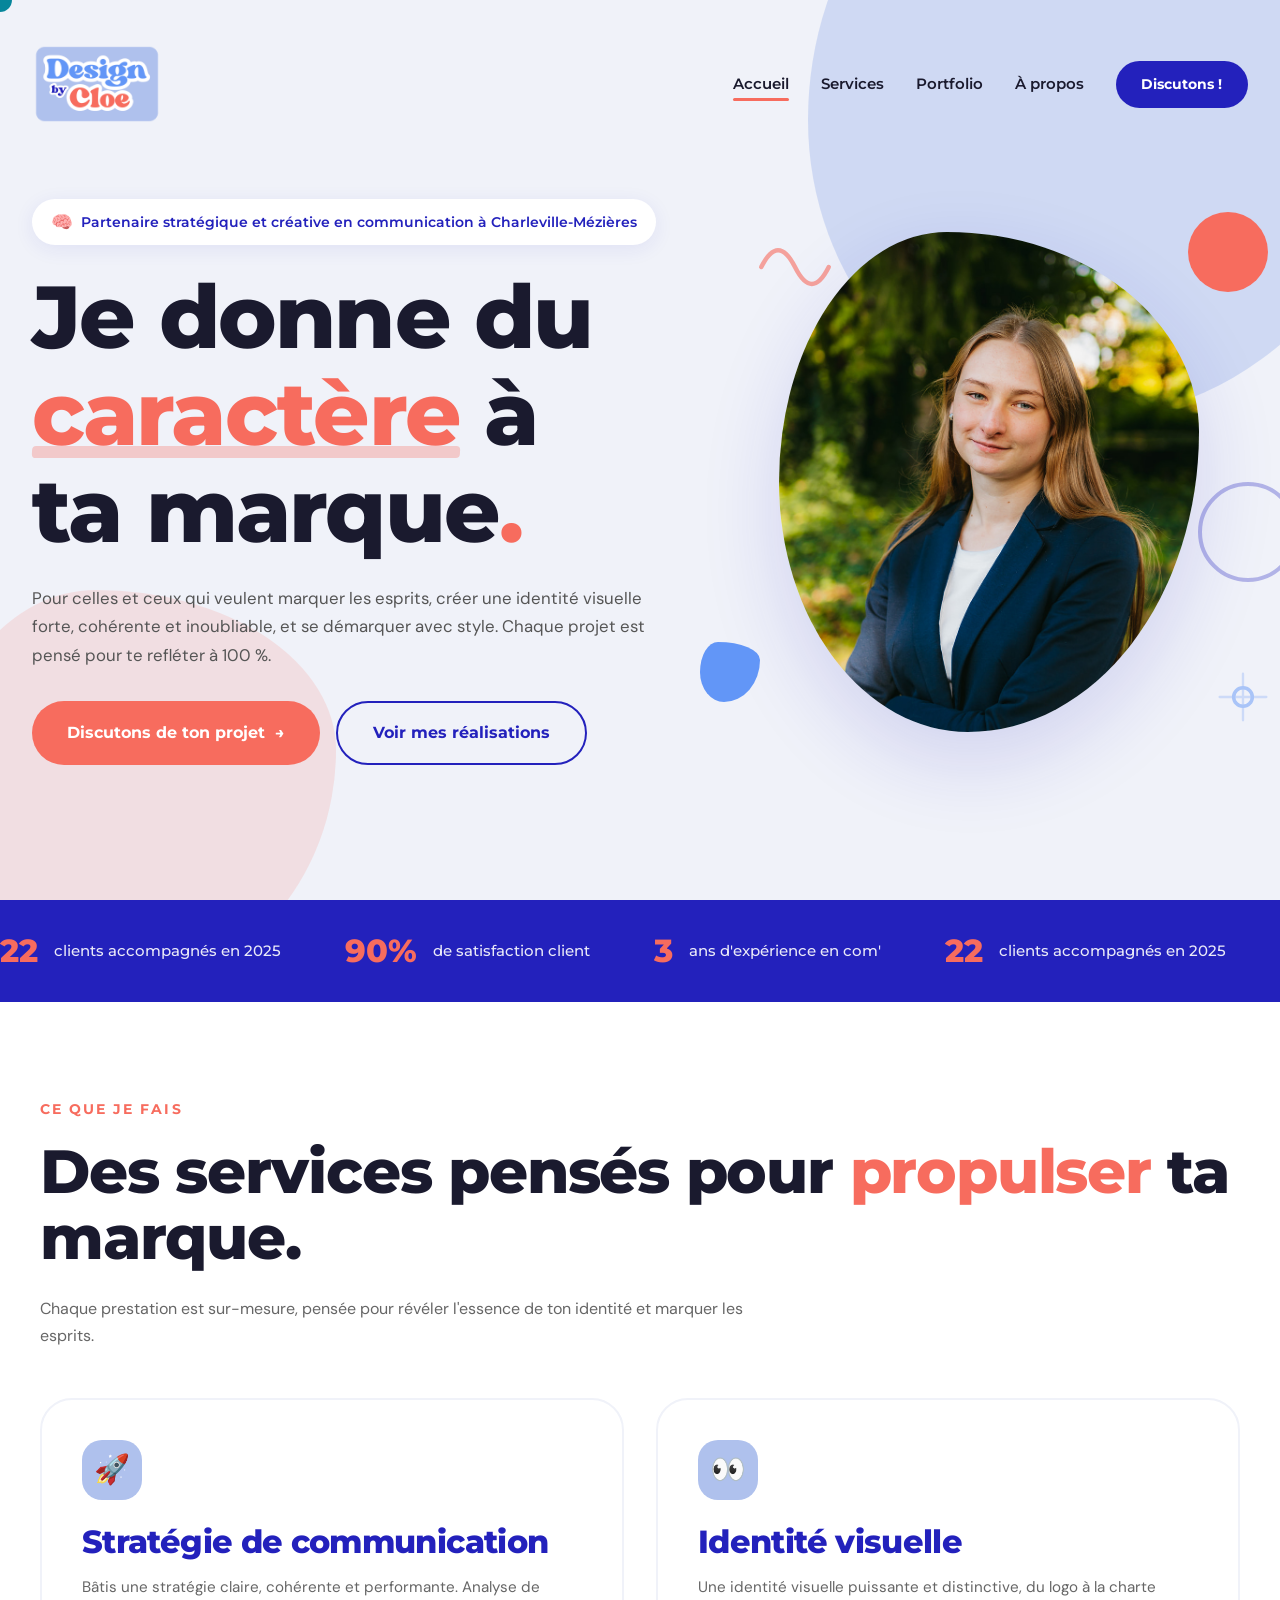
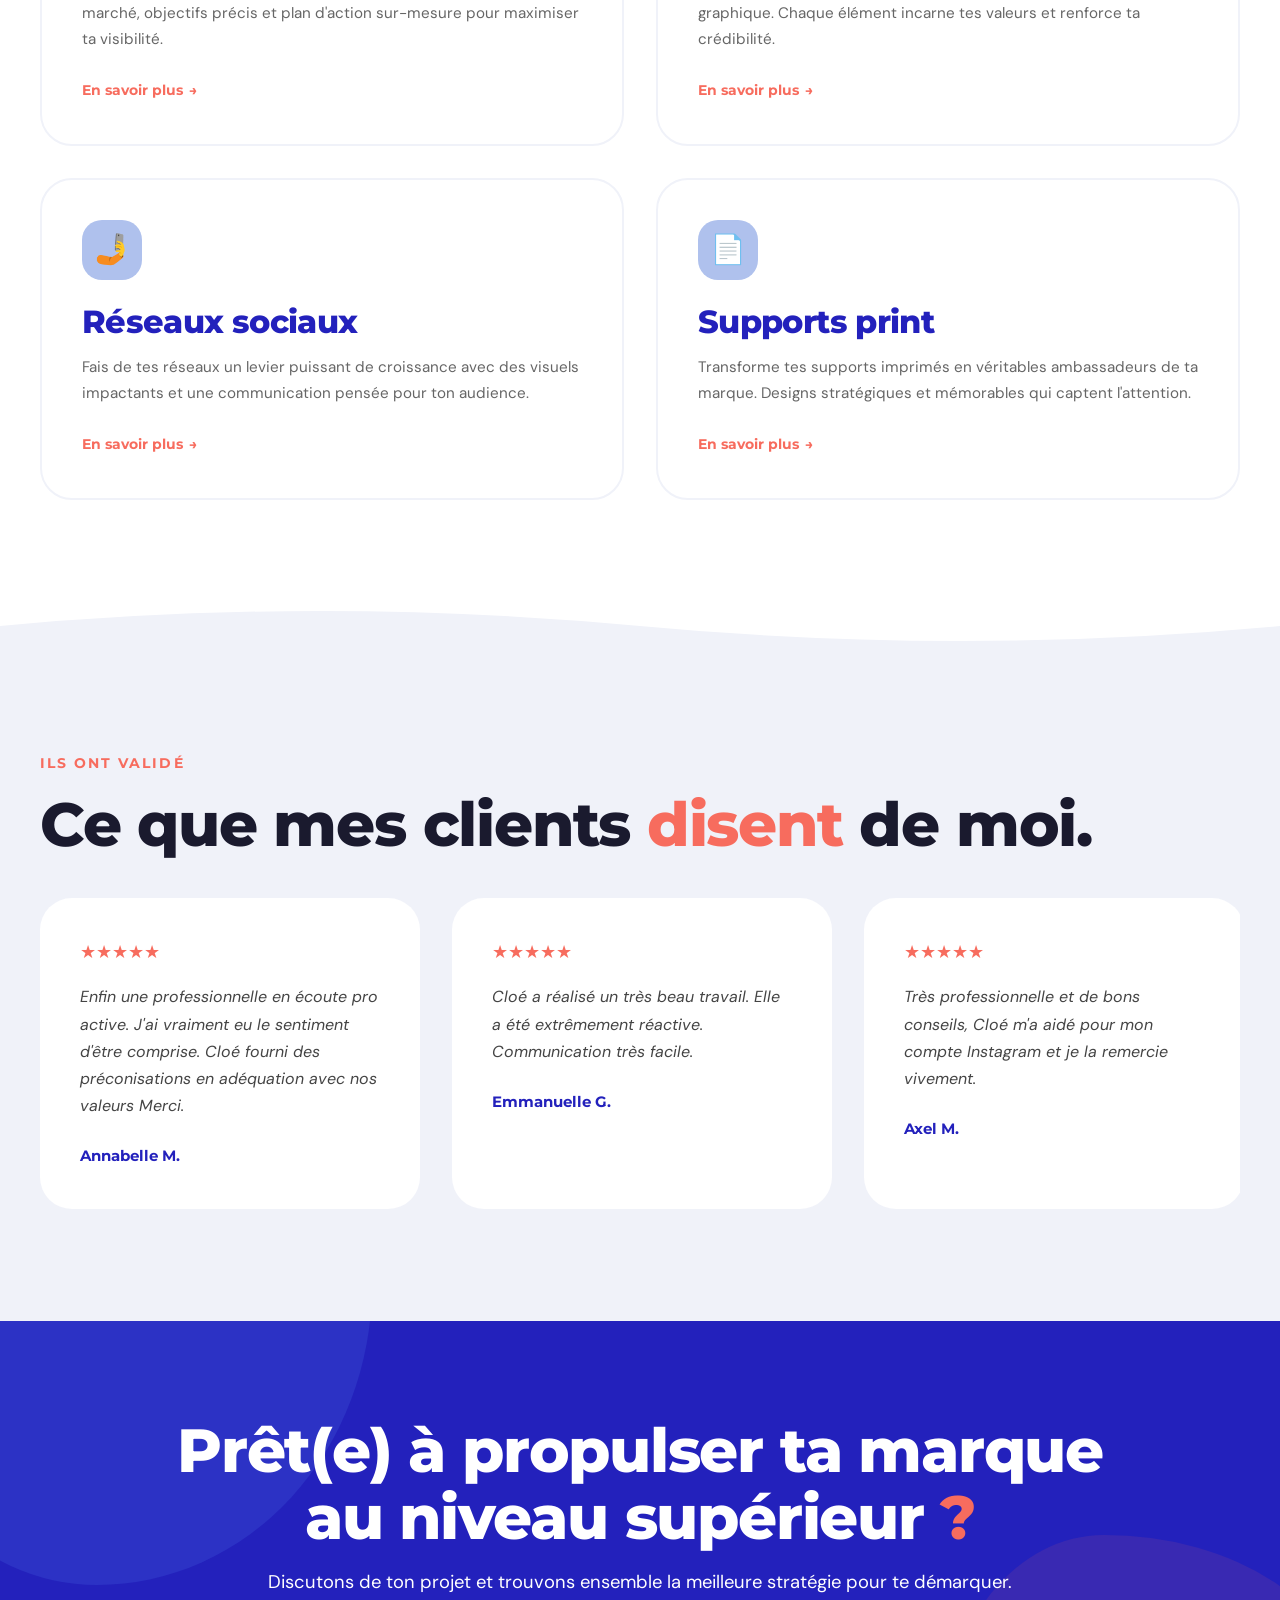
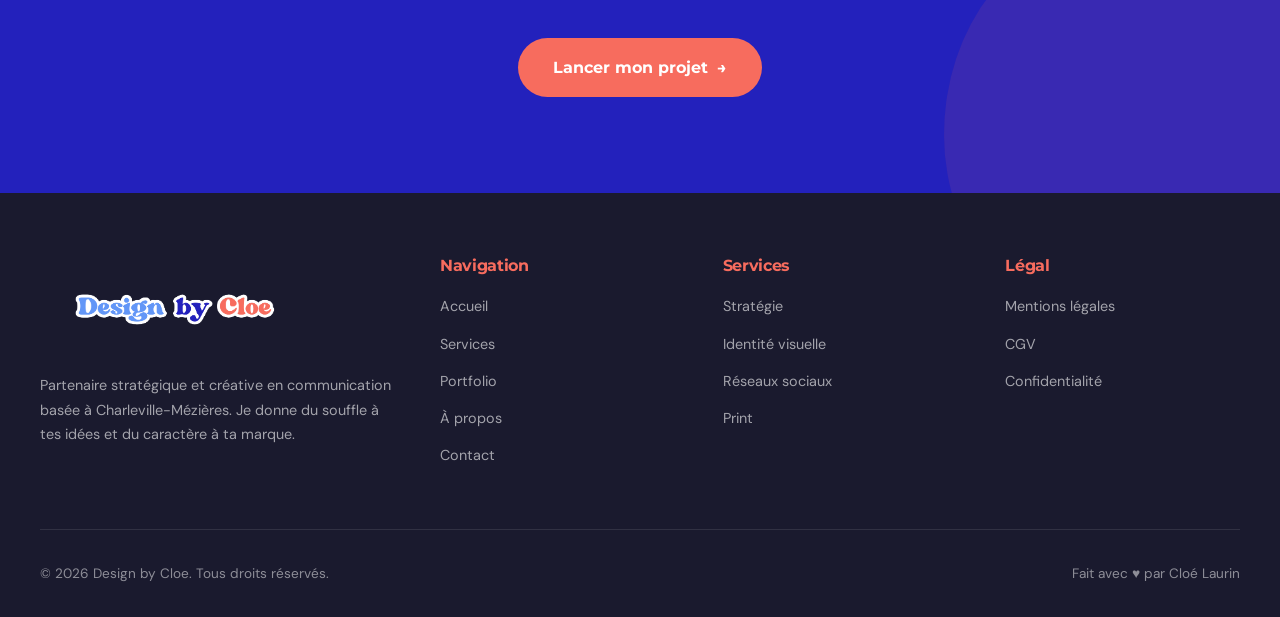
<file: index.html>
<!DOCTYPE html>
<html lang="fr">
<head>
  <meta charset="UTF-8">
  <meta name="viewport" content="width=device-width, initial-scale=1.0">
  <title>Design by Cloe — Partenaire Stratégique et Créative en communication à Charleville-Mézières</title>
  <meta name="description" content="Design by Cloe : graphiste freelance stratégique dans les Ardennes. Identité visuelle, réseaux sociaux, stratégie de marque. 22 clients accompagnés, 100% de satisfaction.">
  <meta name="keywords" content="graphiste freelance, communication stratégique, identité visuelle, Charleville-Mézières, Ardennes, réseaux sociaux, branding">
  <meta property="og:title" content="Design by Cloe — Partenaire Stratégique et Créative en Communication à Charleville-Mézières">
  <meta property="og:description" content="On donne du souffle à tes idées et du caractère à ta marque. Identité visuelle, stratégie, réseaux sociaux & print.">
  <meta property="og:type" content="website">
  <link rel="canonical" href="https://designbycloe.fr/">
  <link rel="stylesheet" href="style.css">
</head>
<body>

  <!-- LOADER -->
  <div class="loader">
    <div class="loader-text"><img src="logo horizontal.png" alt="Design by Cloé" style="height:150px;width:auto;"></div>
    <div class="loader-bar"><div class="loader-bar-fill"></div></div>
  </div>

  <!-- CUSTOM CURSOR -->
  <div class="cursor-blob"></div>

  <!-- NAVIGATION -->
  <nav class="nav" role="navigation" aria-label="Navigation principale">
    <div class="nav-inner">
     <a href="index.html" class="nav-logo">
  <img src="logo principal 2.png" alt="Design by Cloe" style="height:130px;width:auto;">
</a>
      </a>
      <div class="nav-links">
        <a href="index.html" class="active">Accueil</a>
        <a href="services.html">Services</a>
        <a href="portfolio.html">Portfolio</a>
        <a href="a-propos.html">À propos</a>
        <a href="contact.html" class="nav-cta">Discutons !</a>
      </div>
      <button class="nav-burger" aria-label="Menu">
        <span></span><span></span><span></span>
      </button>
    </div>
  </nav>

  <!-- MOBILE MENU -->
  <div class="mobile-menu">
    <a href="index.html">Accueil</a>
    <a href="services.html">Services</a>
    <a href="portfolio.html">Portfolio</a>
    <a href="a-propos.html">À propos</a>
    <a href="contact.html">Contact</a>
  </div>

  <!-- HERO -->
  <header class="hero">
    <div class="hero-inner">
      <div class="hero-content">
        <div class="hero-badge">
          <span class="emoji">🧠</span> Partenaire stratégique et créative en communication à Charleville-Mézières
        </div>
        <h1>
          <span class="line">Je donne du</span>
          <span class="line"><span class="highlight text-coral">caractère</span> à</span>
          <span class="line">ta marque<span class="text-coral">.</span></span>
        </h1>
        <p class="hero-text">
          Pour celles et ceux qui veulent marquer les esprits, créer une identité visuelle forte, cohérente et inoubliable, et se démarquer avec style. Chaque projet est pensé pour te refléter à 100&nbsp;%.
        </p>
        <div class="hero-buttons">
          <a href="contact.html" class="btn btn-primary">
            Discutons de ton projet <span class="arrow">→</span>
          </a>
          <a href="portfolio.html" class="btn btn-outline">
            Voir mes réalisations
          </a>
        </div>
      </div>
      <div class="hero-visual">
        <div class="hero-img-wrapper">
          <img src="Cloe Laurin.jpg"alt="Cloé, fondatrice de Design by Cloe" width="420" height="500" loading="eager">
        </div>
        <div class="hero-deco-1"></div>
        <div class="hero-deco-2"></div>
        <div class="hero-deco-3"></div>

        <!-- SVG squiggle decoration -->
        <svg class="deco-squiggle" style="position:absolute;top:-10px;left:20px;width:90px;opacity:0.6" viewBox="0 0 80 80" fill="none">
          <path d="M10 40 Q25 10 40 40 Q55 70 70 40" stroke="#f76c5e" stroke-width="4" stroke-linecap="round" fill="none" class="draw-in"/>
        </svg>
        <svg class="deco-squiggle float" style="position:absolute;bottom:0;right:-30px;width:70px;opacity:0.5" viewBox="0 0 60 60" fill="none">
          <circle cx="30" cy="30" r="8" stroke="#6296f7" stroke-width="3" fill="none"/>
          <path d="M30 10 L30 50 M10 30 L50 30" stroke="#6296f7" stroke-width="2" stroke-linecap="round" opacity="0.5"/>
        </svg>
      </div>
    </div>
  </header>

  <!-- STATS BAR -->
  <section class="stats-bar" aria-label="Chiffres clés">
    <div class="stats-track">
      <div class="stat-item"><span class="number" data-count="22">0</span><span class="label">clients accompagnés en 2025</span></div>
      <div class="stat-item"><span class="number" data-count="100" data-suffix="%">0</span><span class="label">de satisfaction client</span></div>
      <div class="stat-item"><span class="number" data-count="3">0</span><span class="label">ans d'expérience en com'</span></div>
      <div class="stat-item"><span class="number">22</span><span class="label">clients accompagnés en 2025</span></div>
      <div class="stat-item"><span class="number">100%</span><span class="label">de satisfaction client</span></div>
      <div class="stat-item"><span class="number">3</span><span class="label">ans d'expérience en com'</span></div>
      <div class="stat-item"><span class="number">22</span><span class="label">clients accompagnés en 2025</span></div>
      <div class="stat-item"><span class="number">100%</span><span class="label">de satisfaction client</span></div>
      <div class="stat-item"><span class="number">3</span><span class="label">ans d'expérience en com'</span></div>
    </div>
  </section>

  <!-- SERVICES PREVIEW -->
  <section class="section" id="services">
    <div class="section-inner">
      <div class="reveal">
        <span class="section-label">Ce que je fais</span>
        <h2 class="section-title">Des services pensés pour <span class="text-coral">propulser</span> ta marque.</h2>
        <p class="section-desc">Chaque prestation est sur-mesure, pensée pour révéler l'essence de ton identité et marquer les esprits.</p>
      </div>
      <div class="services-grid">
        <article class="service-card reveal reveal-delay-1">
          <div class="service-icon strat">🚀</div>
          <h3>Stratégie de communication</h3>
          <p>Bâtis une stratégie claire, cohérente et performante. Analyse de marché, objectifs précis et plan d'action sur-mesure pour maximiser ta visibilité.</p>
          <a href="services.html" class="service-link">En savoir plus <span class="arrow">→</span></a>
        </article>
        <article class="service-card reveal reveal-delay-2">
          <div class="service-icon idv">👀</div>
          <h3>Identité visuelle</h3>
          <p>Une identité visuelle puissante et distinctive, du logo à la charte graphique. Chaque élément incarne tes valeurs et renforce ta crédibilité.</p>
          <a href="services.html" class="service-link">En savoir plus <span class="arrow">→</span></a>
        </article>
        <article class="service-card reveal reveal-delay-3">
          <div class="service-icon social">🤳</div>
          <h3>Réseaux sociaux</h3>
          <p>Fais de tes réseaux un levier puissant de croissance avec des visuels impactants et une communication pensée pour ton audience.</p>
          <a href="services.html" class="service-link">En savoir plus <span class="arrow">→</span></a>
        </article>
        <article class="service-card reveal reveal-delay-4">
          <div class="service-icon print">📄</div>
          <h3>Supports print</h3>
          <p>Transforme tes supports imprimés en véritables ambassadeurs de ta marque. Designs stratégiques et mémorables qui captent l'attention.</p>
          <a href="services.html" class="service-link">En savoir plus <span class="arrow">→</span></a>
        </article>
      </div>
    </div>
  </section>

  <!-- WAVY SEPARATOR -->
  <div class="wavy-line">
    <svg viewBox="0 0 1440 60" preserveAspectRatio="none" style="display:block;width:100%;height:60px;">
      <path d="M0 30 Q360 0 720 30 Q1080 60 1440 30 L1440 60 L0 60Z" fill="#f0f2f9"/>
    </svg>
  </div>

  <!-- TESTIMONIALS -->
  <section class="section testimonials-section" id="temoignages">
    <div class="section-inner">
      <div class="reveal" style="margin-bottom:2.5rem;">
        <span class="section-label">Ils ont validé</span>
        <h2 class="section-title">Ce que mes clients <span class="text-coral">disent</span> de moi.</h2>
      </div>
      <div class="testimonials-slider">
        <div class="testimonial-card reveal">
          <div class="testimonial-stars">★★★★★</div>
          <p class="testimonial-text">Enfin une professionnelle en écoute pro active. J'ai vraiment eu le sentiment d'être comprise. Cloé fourni des préconisations en adéquation avec nos valeurs Merci.</p>
          <div class="testimonial-author"> Annabelle M.</div>
        </div>
        <div class="testimonial-card reveal reveal-delay-1">
          <div class="testimonial-stars">★★★★★</div>
          <p class="testimonial-text">Cloé a réalisé un très beau travail. Elle a été extrêmement réactive. Communication très facile.</p>
          <div class="testimonial-author">Emmanuelle G.</div>
        </div>
        <div class="testimonial-card reveal">
          <div class="testimonial-stars">★★★★★</div>
          <p class="testimonial-text">Très professionnelle et de bons conseils, Cloé m'a aidé pour mon compte Instagram et je la remercie vivement.</p>
          <div class="testimonial-author">Axel M.</div>
        </div>
      </div>
    </div>
  </section>

  <!-- CTA -->
  <section class="cta-section">
    <h2 class="reveal">Prêt(e) à propulser ta marque<br>au niveau supérieur<span class="text-coral"> ?</span></h2>
    <p class="reveal reveal-delay-1">Discutons de ton projet et trouvons ensemble la meilleure stratégie pour te démarquer.</p>
    <a href="contact.html" class="btn btn-primary reveal reveal-delay-2">
      Lancer mon projet <span class="arrow">→</span>
    </a>
  </section>

  <!-- FOOTER -->
  <footer class="footer">
    <div class="footer-inner">
      <div class="footer-top">
        <div>
           <div class="footer-brand">
  <img src="logo horizontal.png" alt="Design by Cloé" style="height:100px;width:auto;">
</div>
          <p class="footer-desc">Partenaire stratégique et créative en communication basée à Charleville-Mézières. Je donne du souffle à tes idées et du caractère à ta marque.</p>
        </div>
        <div class="footer-col">
          <h4>Navigation</h4>
          <a href="index.html">Accueil</a>
          <a href="services.html">Services</a>
          <a href="portfolio.html">Portfolio</a>
          <a href="a-propos.html">À propos</a>
          <a href="contact.html">Contact</a>
        </div>
        <div class="footer-col">
          <h4>Services</h4>
          <a href="services.html">Stratégie</a>
          <a href="services.html">Identité visuelle</a>
          <a href="services.html">Réseaux sociaux</a>
          <a href="services.html">Print</a>
        </div>
        <div class="footer-col">
          <h4>Légal</h4>
          <a href="mentions-legales.html">Mentions légales</a>
          <a href="cgv.html">CGV</a>
          <a href="confidentialite.html">Confidentialité</a>
        </div>
      </div>
      <div class="footer-bottom">
        <span>© 2026 Design by Cloe. Tous droits réservés.</span>
        <span>Fait avec ♥ par Cloé Laurin</span>
      </div>
    </div>
  </footer>

  <script src="script.js"></script>
</body>
</html>
</file>
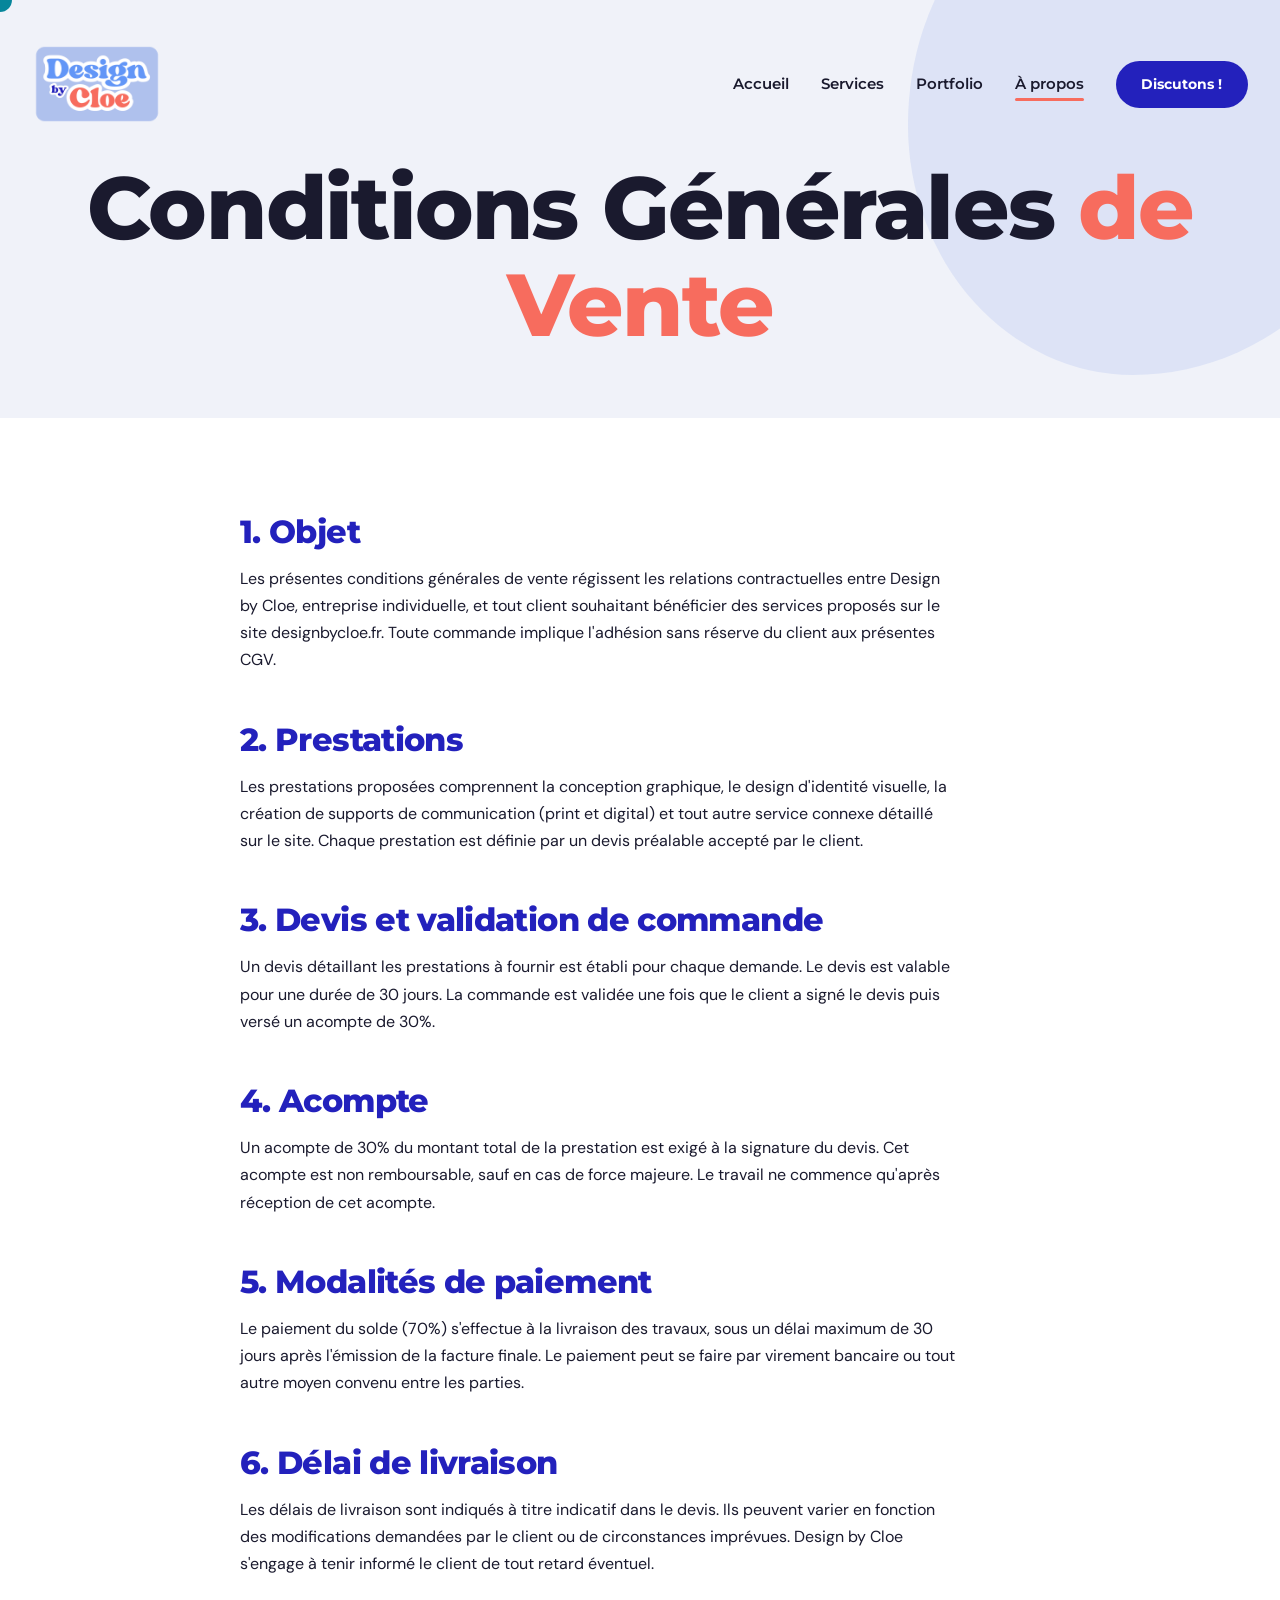
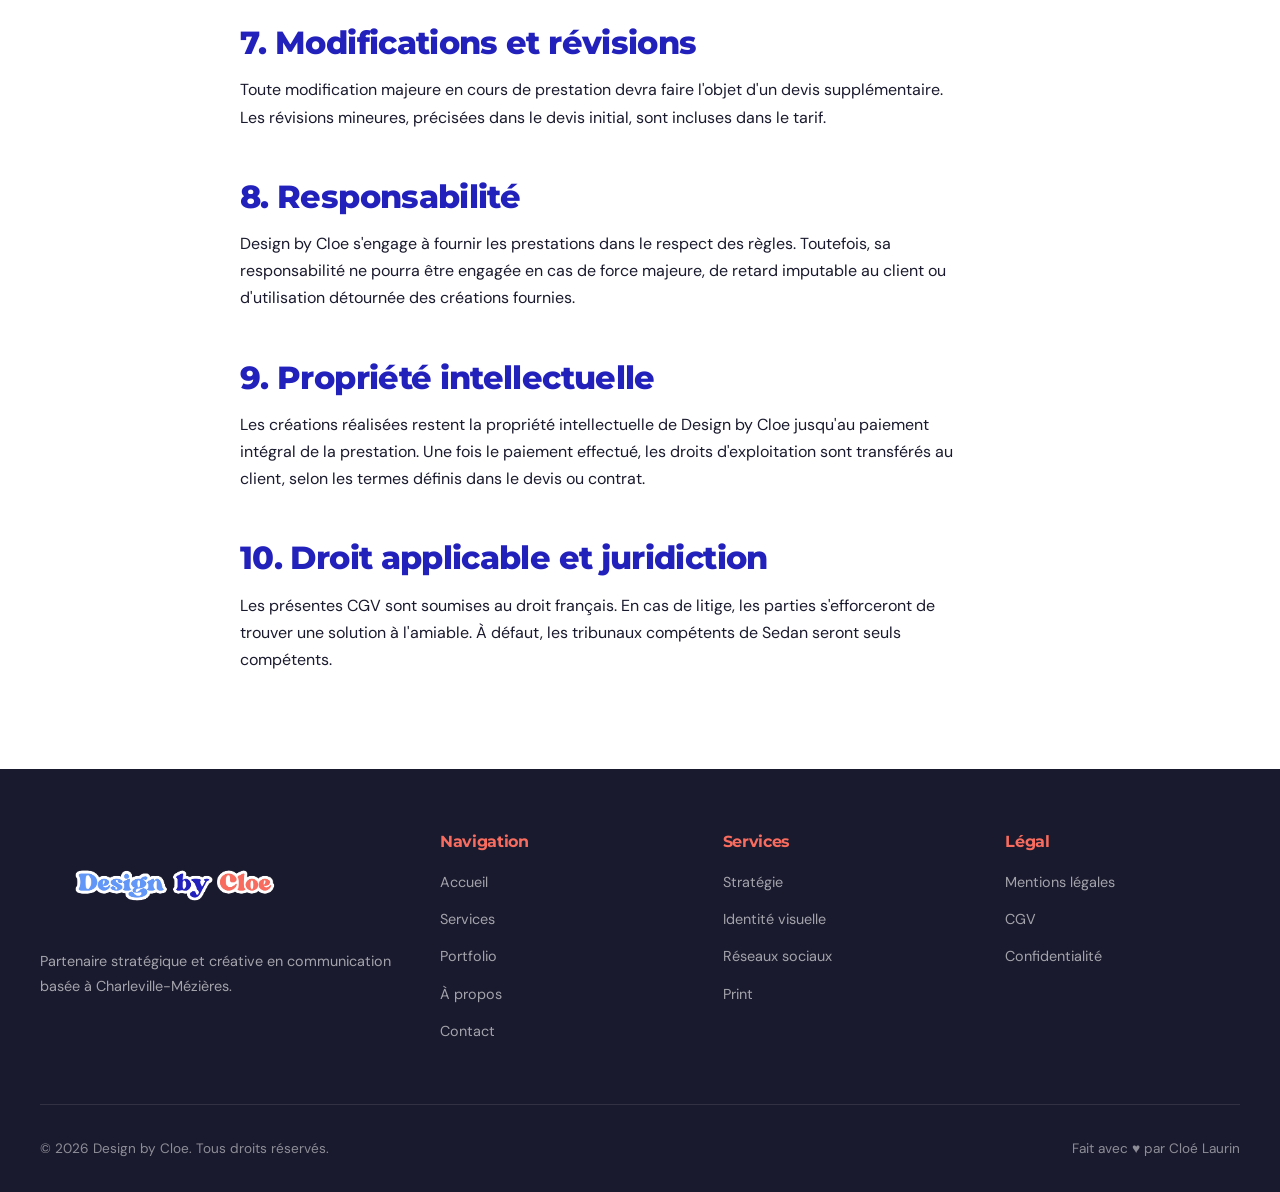
<file: cgv.html>
<!DOCTYPE html>
<html lang="fr">
<head>
  <meta charset="UTF-8">
  <meta name="viewport" content="width=device-width, initial-scale=1.0">
  <title>Conditions Générales de Vente — Design by Cloé</title>
  <meta name="description" content="Conditions générales de vente de Design by Cloé — prestations de communication stratégique, identité visuelle et réseaux sociaux.">
  <link rel="canonical" href="https://designbycloe.fr/cgv">
  <link rel="stylesheet" href="style.css">
</head>
<body>

  <div class="loader">
    <div class="loader-text"><img src="logo horizontal.png" alt="Design by Cloé" style="height:150px;width:auto;"></div>
    <div class="loader-bar"><div class="loader-bar-fill"></div></div>
  </div>
  <div class="cursor-blob"></div>

  <nav class="nav">
    <div class="nav-inner">
      <a href="index.html" class="nav-logo">
  <img src="logo principal 2.png" alt="Design by Cloe" style="height:130px;width:auto;">
</a>
       <div class="nav-links">
      
        <a href="index.html">Accueil</a>
        <a href="services.html">Services</a>
        <a href="portfolio.html">Portfolio</a>
        <a href="a-propos.html" class="active">À propos</a>
        <a href="contact.html" class="nav-cta">Discutons !</a>
        
      </div>
      <button class="nav-burger" aria-label="Menu"><span></span><span></span><span></span></button>
    </div>
  </nav>
  <div class="mobile-menu">
    <a href="index.html">Accueil</a>
    <a href="services.html">Services</a>
    <a href="portfolio.html">Portfolio</a>
    <a href="a-propos.html">À propos</a>
    <a href="contact.html">Contact</a>
  </div>

  <header class="page-header">
    <h1 class="reveal">Conditions Générales <span class="text-coral">de Vente</span></h1>
  </header>

  <section class="section">
    <div class="section-inner" style="max-width:800px;margin:0 auto;">

      <div class="reveal" style="margin-bottom:3rem;">
        <h3 style="color:var(--blue-dark);margin-bottom:1rem;">1. Objet</h3>
        <p>Les présentes conditions générales de vente régissent les relations contractuelles entre Design by Cloe, entreprise individuelle, et tout client souhaitant bénéficier des services proposés sur le site designbycloe.fr. Toute commande implique l'adhésion sans réserve du client aux présentes CGV.</p>
      </div>

      <div class="reveal" style="margin-bottom:3rem;">
        <h3 style="color:var(--blue-dark);margin-bottom:1rem;">2. Prestations</h3>
        <p>Les prestations proposées comprennent la conception graphique, le design d'identité visuelle, la création de supports de communication (print et digital) et tout autre service connexe détaillé sur le site. Chaque prestation est définie par un devis préalable accepté par le client.</p>
      </div>

      <div class="reveal" style="margin-bottom:3rem;">
        <h3 style="color:var(--blue-dark);margin-bottom:1rem;">3. Devis et validation de commande</h3>
        <p>Un devis détaillant les prestations à fournir est établi pour chaque demande. Le devis est valable pour une durée de 30 jours. La commande est validée une fois que le client a signé le devis puis versé un acompte de 30%.</p>
      </div>

      <div class="reveal" style="margin-bottom:3rem;">
        <h3 style="color:var(--blue-dark);margin-bottom:1rem;">4. Acompte</h3>
        <p>Un acompte de 30% du montant total de la prestation est exigé à la signature du devis. Cet acompte est non remboursable, sauf en cas de force majeure. Le travail ne commence qu'après réception de cet acompte.</p>
      </div>

      <div class="reveal" style="margin-bottom:3rem;">
        <h3 style="color:var(--blue-dark);margin-bottom:1rem;">5. Modalités de paiement</h3>
        <p>Le paiement du solde (70%) s'effectue à la livraison des travaux, sous un délai maximum de 30 jours après l'émission de la facture finale. Le paiement peut se faire par virement bancaire ou tout autre moyen convenu entre les parties.</p>
      </div>

      <div class="reveal" style="margin-bottom:3rem;">
        <h3 style="color:var(--blue-dark);margin-bottom:1rem;">6. Délai de livraison</h3>
        <p>Les délais de livraison sont indiqués à titre indicatif dans le devis. Ils peuvent varier en fonction des modifications demandées par le client ou de circonstances imprévues. Design by Cloe s'engage à tenir informé le client de tout retard éventuel.</p>
      </div>

      <div class="reveal" style="margin-bottom:3rem;">
        <h3 style="color:var(--blue-dark);margin-bottom:1rem;">7. Modifications et révisions</h3>
        <p>Toute modification majeure en cours de prestation devra faire l'objet d'un devis supplémentaire. Les révisions mineures, précisées dans le devis initial, sont incluses dans le tarif.</p>
      </div>

      <div class="reveal" style="margin-bottom:3rem;">
        <h3 style="color:var(--blue-dark);margin-bottom:1rem;">8. Responsabilité</h3>
        <p>Design by Cloe s'engage à fournir les prestations dans le respect des règles. Toutefois, sa responsabilité ne pourra être engagée en cas de force majeure, de retard imputable au client ou d'utilisation détournée des créations fournies.</p>
      </div>

      <div class="reveal" style="margin-bottom:3rem;">
        <h3 style="color:var(--blue-dark);margin-bottom:1rem;">9. Propriété intellectuelle</h3>
        <p>Les créations réalisées restent la propriété intellectuelle de Design by Cloe jusqu'au paiement intégral de la prestation. Une fois le paiement effectué, les droits d'exploitation sont transférés au client, selon les termes définis dans le devis ou contrat.</p>
      </div>

      <div class="reveal">
        <h3 style="color:var(--blue-dark);margin-bottom:1rem;">10. Droit applicable et juridiction</h3>
        <p>Les présentes CGV sont soumises au droit français. En cas de litige, les parties s'efforceront de trouver une solution à l'amiable. À défaut, les tribunaux compétents de Sedan seront seuls compétents.</p>
      </div>

    </div>
  </section>

  <footer class="footer">
    <div class="footer-inner">
      <div class="footer-top">
        <div>
          <div class="footer-brand">
  <img src="logo horizontal.png" alt="Design by Cloé" style="height:100px;width:auto;">
</div>
          <p class="footer-desc">Partenaire stratégique et créative en communication basée à Charleville-Mézières.</p>
        </div>
        <div class="footer-col">
          <h4>Navigation</h4>
          <a href="index.html">Accueil</a><a href="services.html">Services</a><a href="portfolio.html">Portfolio</a><a href="a-propos.html">À propos</a><a href="contact.html">Contact</a>
        </div>
        <div class="footer-col">
          <h4>Services</h4>
          <a href="services.html">Stratégie</a><a href="services.html">Identité visuelle</a><a href="services.html">Réseaux sociaux</a><a href="services.html">Print</a>
        </div>
        <div class="footer-col">
          <h4>Légal</h4>
          <a href="mentions-legales.html">Mentions légales</a><a href="cgv.html">CGV</a><a href="confidentialite.html">Confidentialité</a>
        </div>
      </div>
      <div class="footer-bottom">
        <span>© 2026 Design by Cloe. Tous droits réservés.</span>
        <span>Fait avec ♥ par Cloé Laurin</span>
      </div>
    </div>
  </footer>

  <script src="script.js"></script>
</body>
</html>
</file>
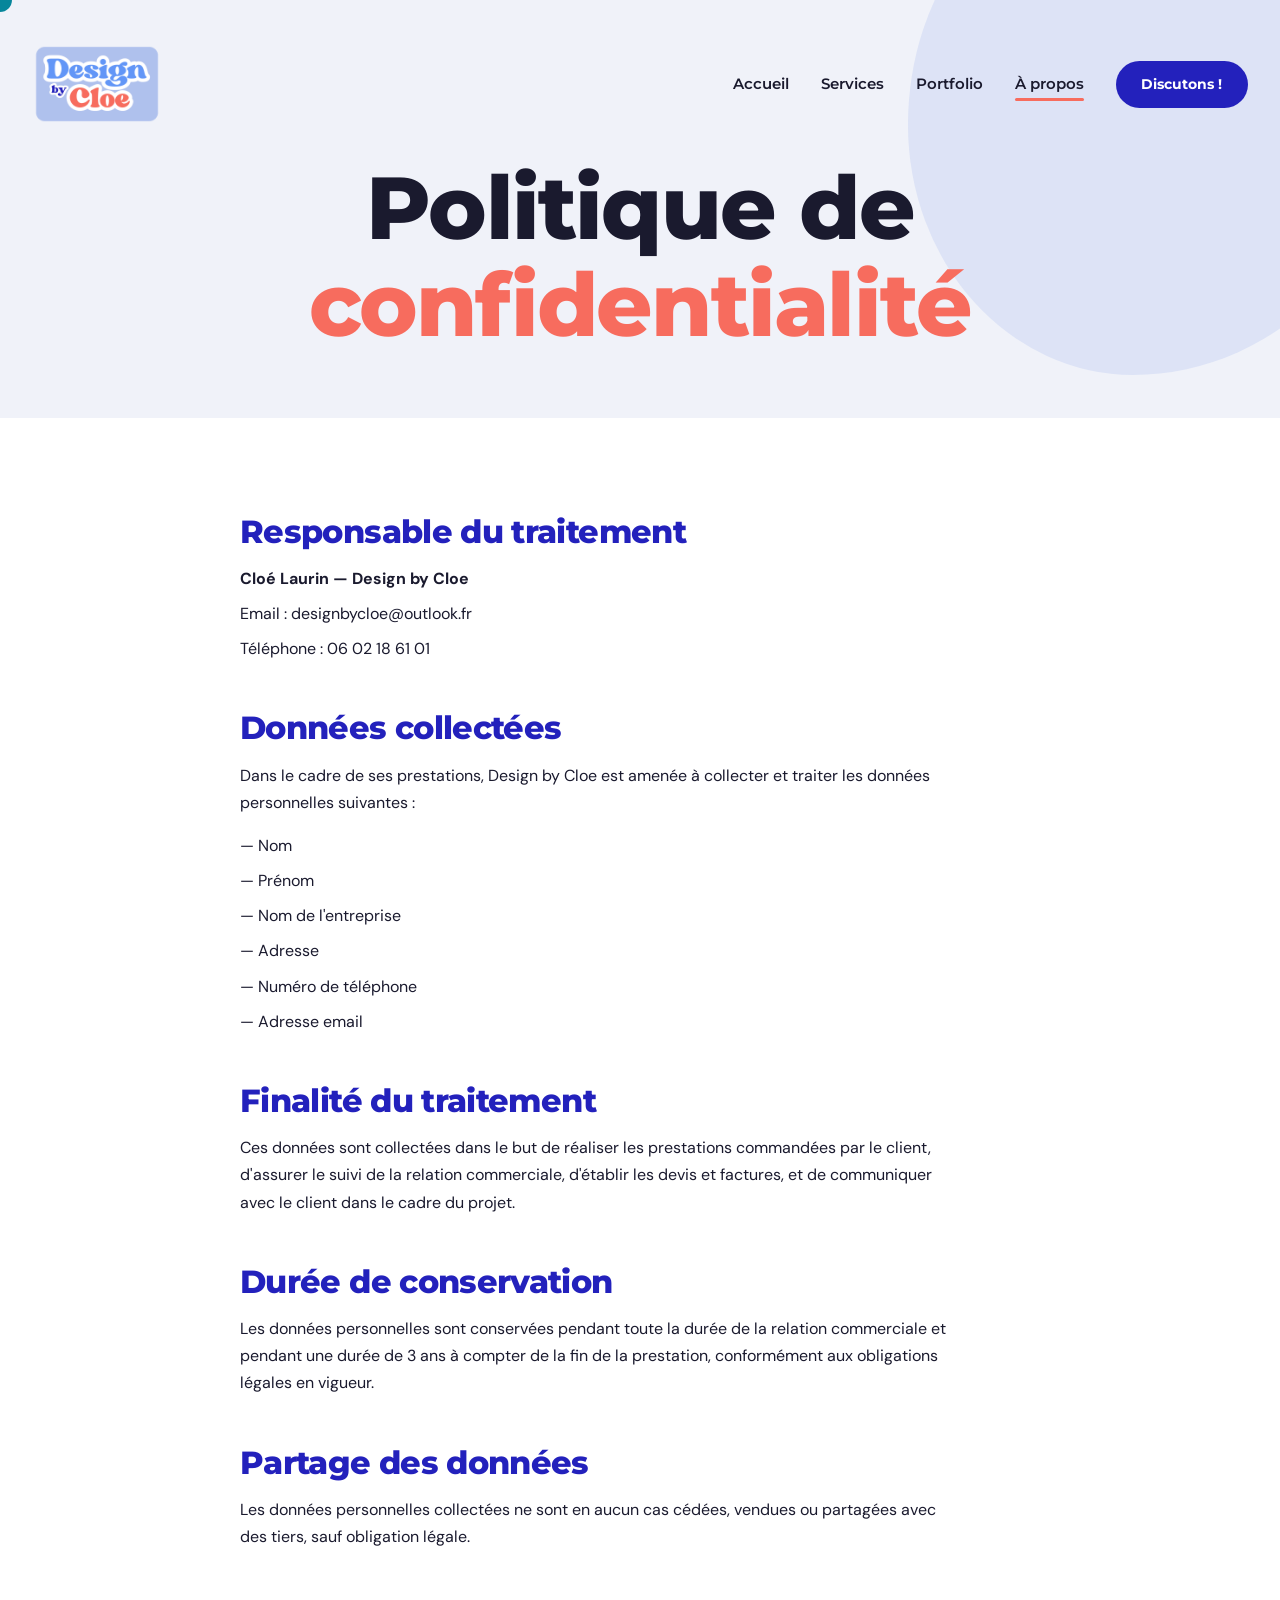
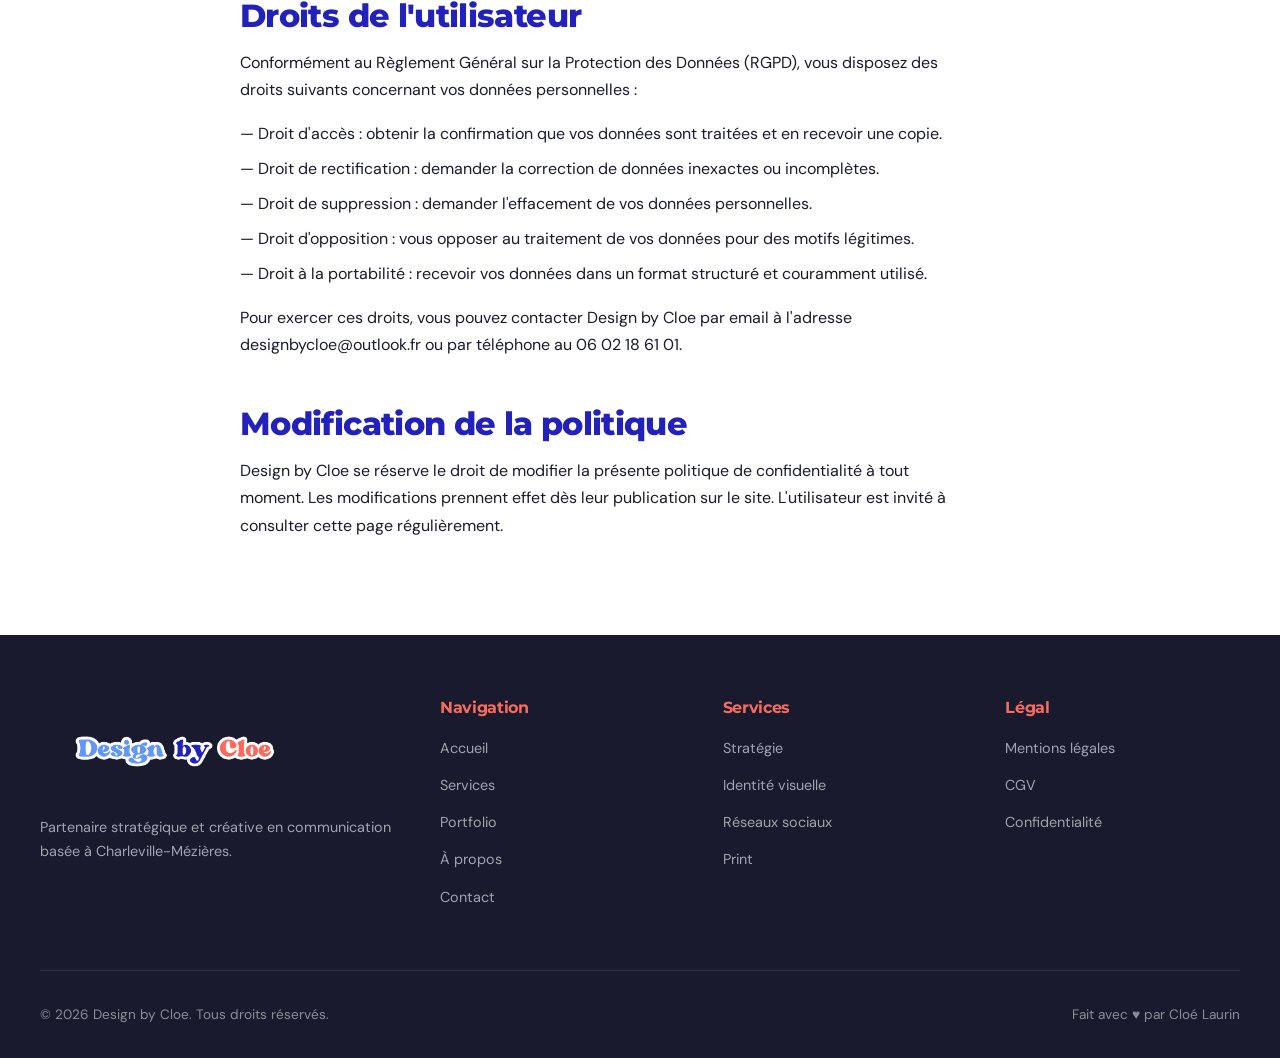
<file: confidentialite.html>
<!DOCTYPE html>
<html lang="fr">
<head>
  <meta charset="UTF-8">
  <meta name="viewport" content="width=device-width, initial-scale=1.0">
  <title>Politique de confidentialité — Design by Cloé</title>
  <meta name="description" content="Politique de confidentialité du site designbycloe.fr — informations sur la collecte et le traitement de vos données personnelles.">
  <link rel="canonical" href="https://designbycloe.fr/confidentialite">
  <link rel="stylesheet" href="style.css">
</head>
<body>

  <div class="loader">
    <div class="loader-text"><img src="logo horizontal.png" alt="Design by Cloé" style="height:150px;width:auto;"></div>
    <div class="loader-bar"><div class="loader-bar-fill"></div></div>
  </div>
  <div class="cursor-blob"></div>

  <nav class="nav">
    <div class="nav-inner">
    <a href="index.html" class="nav-logo">
  <img src="logo principal 2.png" alt="Design by Cloe" style="height:130px;width:auto;">
</a>
        <div class="nav-links">
      
        <a href="index.html">Accueil</a>
        <a href="services.html">Services</a>
        <a href="portfolio.html">Portfolio</a>
        <a href="a-propos.html" class="active">À propos</a>
        <a href="contact.html" class="nav-cta">Discutons !</a>
        
      </div>
      <button class="nav-burger" aria-label="Menu"><span></span><span></span><span></span></button>
    </div>
  </nav>
  <div class="mobile-menu">
    <a href="index.html">Accueil</a>
    <a href="services.html">Services</a>
    <a href="portfolio.html">Portfolio</a>
    <a href="a-propos.html">À propos</a>
    <a href="contact.html">Contact</a>
  </div>

  <header class="page-header">
    <h1 class="reveal">Politique de <span class="text-coral">confidentialité</span></h1>
  </header>

  <section class="section">
    <div class="section-inner" style="max-width:800px;margin:0 auto;">

      <div class="reveal" style="margin-bottom:3rem;">
        <h3 style="color:var(--blue-dark);margin-bottom:1rem;">Responsable du traitement</h3>
        <p style="margin-bottom:0.5rem;"><strong>Cloé Laurin — Design by Cloe</strong></p>
        <p style="margin-bottom:0.5rem;">Email : designbycloe@outlook.fr</p>
        <p>Téléphone : 06 02 18 61 01</p>
      </div>

      <div class="reveal" style="margin-bottom:3rem;">
        <h3 style="color:var(--blue-dark);margin-bottom:1rem;">Données collectées</h3>
        <p style="margin-bottom:1rem;">Dans le cadre de ses prestations, Design by Cloe est amenée à collecter et traiter les données personnelles suivantes :</p>
        <p style="margin-bottom:0.5rem;">— Nom</p>
        <p style="margin-bottom:0.5rem;">— Prénom</p>
        <p style="margin-bottom:0.5rem;">— Nom de l'entreprise</p>
        <p style="margin-bottom:0.5rem;">— Adresse</p>
        <p style="margin-bottom:0.5rem;">— Numéro de téléphone</p>
        <p>— Adresse email</p>
      </div>

      <div class="reveal" style="margin-bottom:3rem;">
        <h3 style="color:var(--blue-dark);margin-bottom:1rem;">Finalité du traitement</h3>
        <p>Ces données sont collectées dans le but de réaliser les prestations commandées par le client, d'assurer le suivi de la relation commerciale, d'établir les devis et factures, et de communiquer avec le client dans le cadre du projet.</p>
      </div>

      <div class="reveal" style="margin-bottom:3rem;">
        <h3 style="color:var(--blue-dark);margin-bottom:1rem;">Durée de conservation</h3>
        <p>Les données personnelles sont conservées pendant toute la durée de la relation commerciale et pendant une durée de 3 ans à compter de la fin de la prestation, conformément aux obligations légales en vigueur.</p>
      </div>

      <div class="reveal" style="margin-bottom:3rem;">
        <h3 style="color:var(--blue-dark);margin-bottom:1rem;">Partage des données</h3>
        <p>Les données personnelles collectées ne sont en aucun cas cédées, vendues ou partagées avec des tiers, sauf obligation légale.</p>
      </div>

      <div class="reveal" style="margin-bottom:3rem;">
        <h3 style="color:var(--blue-dark);margin-bottom:1rem;">Droits de l'utilisateur</h3>
        <p style="margin-bottom:1rem;">Conformément au Règlement Général sur la Protection des Données (RGPD), vous disposez des droits suivants concernant vos données personnelles :</p>
        <p style="margin-bottom:0.5rem;">— Droit d'accès : obtenir la confirmation que vos données sont traitées et en recevoir une copie.</p>
        <p style="margin-bottom:0.5rem;">— Droit de rectification : demander la correction de données inexactes ou incomplètes.</p>
        <p style="margin-bottom:0.5rem;">— Droit de suppression : demander l'effacement de vos données personnelles.</p>
        <p style="margin-bottom:0.5rem;">— Droit d'opposition : vous opposer au traitement de vos données pour des motifs légitimes.</p>
        <p style="margin-bottom:1rem;">— Droit à la portabilité : recevoir vos données dans un format structuré et couramment utilisé.</p>
        <p>Pour exercer ces droits, vous pouvez contacter Design by Cloe par email à l'adresse designbycloe@outlook.fr ou par téléphone au 06 02 18 61 01.</p>
      </div>

      <div class="reveal">
        <h3 style="color:var(--blue-dark);margin-bottom:1rem;">Modification de la politique</h3>
        <p>Design by Cloe se réserve le droit de modifier la présente politique de confidentialité à tout moment. Les modifications prennent effet dès leur publication sur le site. L'utilisateur est invité à consulter cette page régulièrement.</p>
      </div>

    </div>
  </section>

  <footer class="footer">
    <div class="footer-inner">
      <div class="footer-top">
        <div>
           <div class="footer-brand">
  <img src="logo horizontal.png" alt="Design by Cloé" style="height:100px;width:auto;">
</div>
          <p class="footer-desc">Partenaire stratégique et créative en communication basée à Charleville-Mézières.</p>
        </div>
        <div class="footer-col">
          <h4>Navigation</h4>
          <a href="index.html">Accueil</a><a href="services.html">Services</a><a href="portfolio.html">Portfolio</a><a href="a-propos.html">À propos</a><a href="contact.html">Contact</a>
        </div>
        <div class="footer-col">
          <h4>Services</h4>
          <a href="services.html">Stratégie</a><a href="services.html">Identité visuelle</a><a href="services.html">Réseaux sociaux</a><a href="services.html">Print</a>
        </div>
        <div class="footer-col">
          <h4>Légal</h4>
          <a href="mentions-legales.html">Mentions légales</a><a href="cgv.html">CGV</a><a href="confidentialite.html">Confidentialité</a>
        </div>
      </div>
      <div class="footer-bottom">
        <span>© 2026 Design by Cloe. Tous droits réservés.</span>
        <span>Fait avec ♥ par Cloé Laurin</span>
      </div>
    </div>
  </footer>

  <script src="script.js"></script>
</body>
</html>
</file>
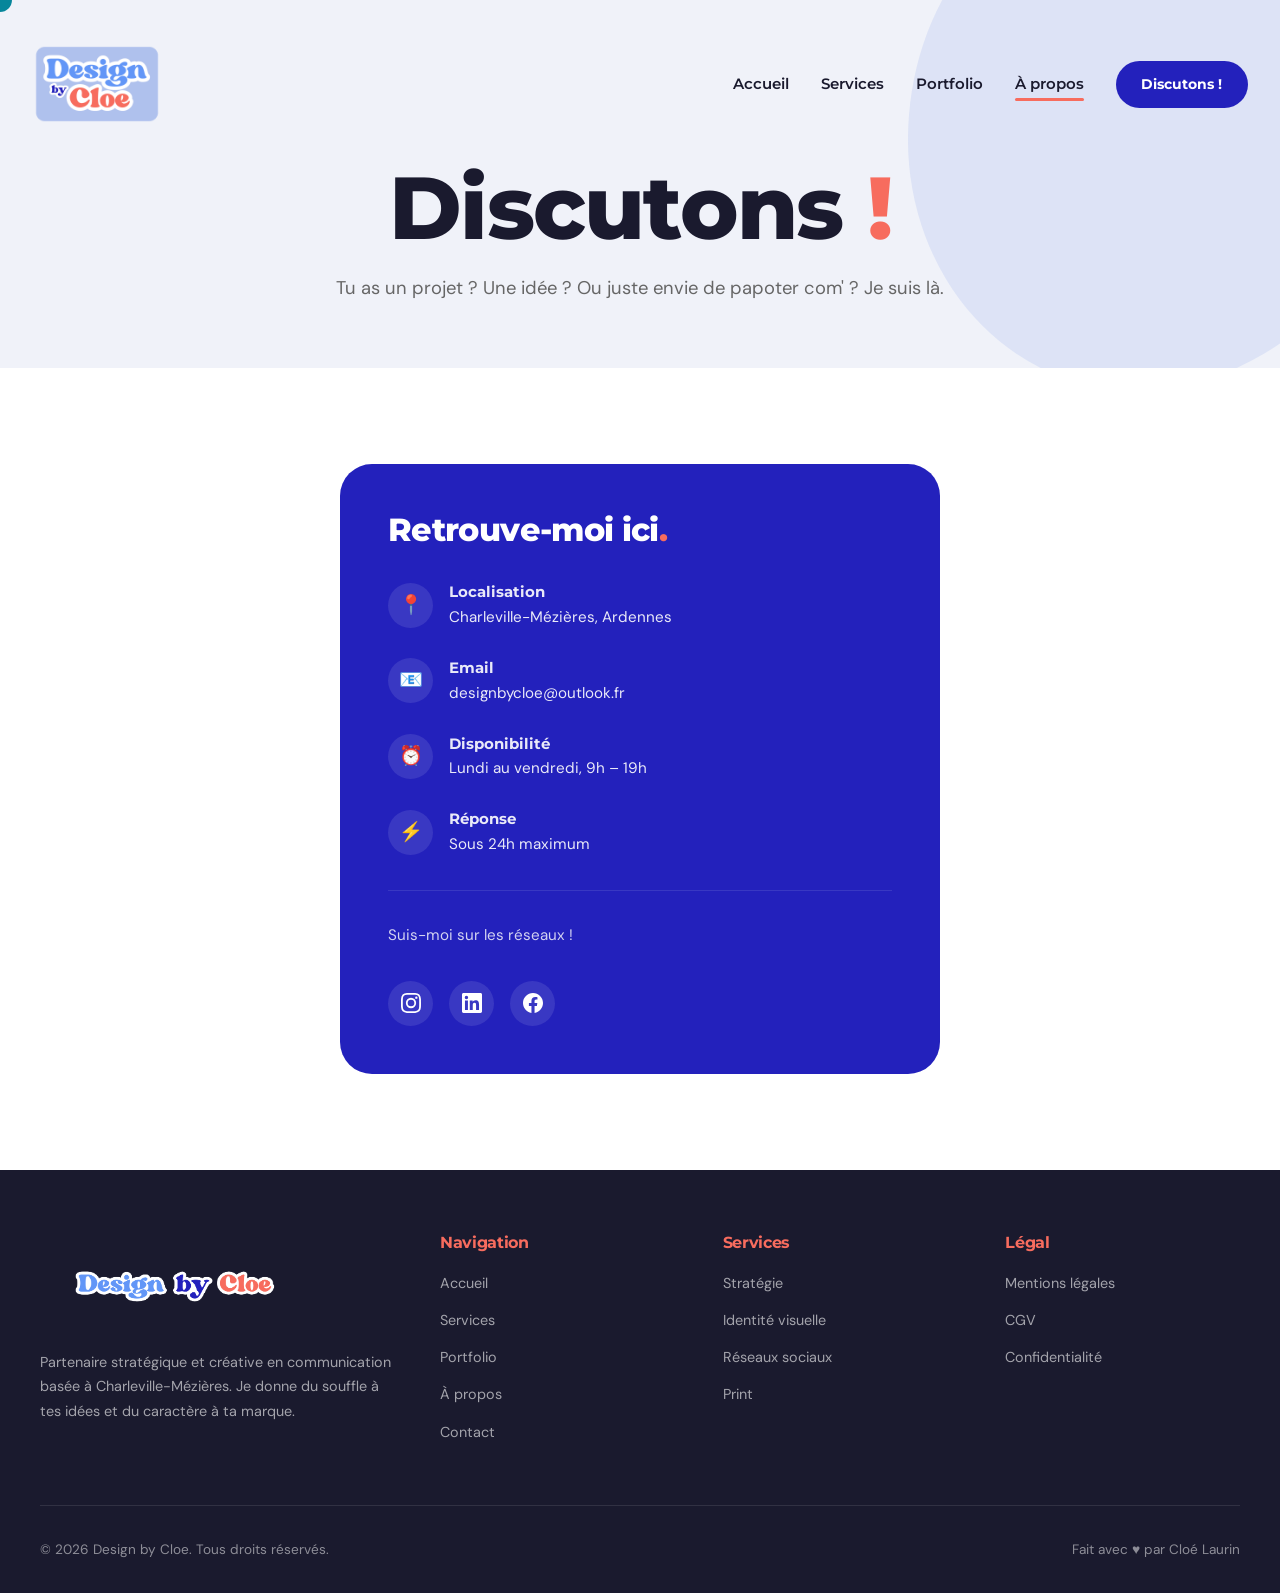
<file: contact.html>
<!DOCTYPE html>
<html lang="fr">
<head>
  <meta charset="UTF-8">
  <meta name="viewport" content="width=device-width, initial-scale=1.0">
  <title>Contact — Design by Cloé | Discutons de votre projet</title>
  <meta name="description" content="Contactez Design by Cloé pour discuter de votre projet de communication. Identité visuelle, réseaux sociaux, stratégie de marque — je vous accompagne dans les Ardennes et partout en France.">
  <link rel="canonical" href="https://designbycloe.fr/contact">
  <link rel="stylesheet" href="style.css">
</head>
<body>

  <div class="loader">
    <div class="loader-text"><img src="logo horizontal.png" alt="Design by Cloé" style="height:150px;width:auto;"></div>
    <div class="loader-bar"><div class="loader-bar-fill"></div></div>
  </div>
  <div class="cursor-blob"></div>

  <nav class="nav">
    <div class="nav-inner">
              <a href="index.html" class="nav-logo">
  <img src="logo principal 2.png" alt="Design by Cloe" style="height:130px;width:auto;">
</a>
       <div class="nav-links">
      
        <a href="index.html">Accueil</a>
        <a href="services.html">Services</a>
        <a href="portfolio.html">Portfolio</a>
        <a href="a-propos.html" class="active">À propos</a>
        <a href="contact.html" class="nav-cta">Discutons !</a>
        
      </div>
      <button class="nav-burger" aria-label="Menu"><span></span><span></span><span></span></button>
    </div>
  </nav>
  <div class="mobile-menu">
    <a href="index.html">Accueil</a>
    <a href="services.html">Services</a>
    <a href="portfolio.html">Portfolio</a>
    <a href="a-propos.html">À propos</a>
    <a href="contact.html">Contact</a>
  </div>

  <header class="page-header">
    <h1 class="reveal">Discutons<span class="text-coral"> !</span></h1>
    <p class="reveal reveal-delay-1">Tu as un projet ? Une idée ? Ou juste envie de papoter com' ? Je suis là.</p>
  </header>

  <section class="section">
    <div class="section-inner">
      <div style="max-width:600px;margin:0 auto;">
        <div class="reveal">
          <div class="contact-info" style="text-align:left;">
            <h3 style="color:var(--white);">Retrouve-moi ici<span class="text-coral">.</span></h3>

            <div class="contact-detail">
              <div class="contact-detail-icon">📍</div>
              <div class="contact-detail-text">
                <strong>Localisation</strong>
                Charleville-Mézières, Ardennes<br>
              </div>
            </div>

            <div class="contact-detail">
              <div class="contact-detail-icon">📧</div>
              <div class="contact-detail-text">
                <strong>Email</strong>
                designbycloe@outlook.fr
              </div>
            </div>

            <div class="contact-detail">
              <div class="contact-detail-icon">⏰</div>
              <div class="contact-detail-text">
                <strong>Disponibilité</strong>
                Lundi au vendredi, 9h – 19h
              </div>
            </div>

            <div class="contact-detail">
              <div class="contact-detail-icon">⚡</div>
              <div class="contact-detail-text">
                <strong>Réponse</strong>
                Sous 24h maximum
              </div>
            </div>

            <hr style="border:none;border-top:1px solid rgba(255,255,255,0.1);margin:2rem 0;">

            <p style="font-size:0.95rem;opacity:0.8;margin-bottom:1.5rem;">Suis-moi sur les réseaux !</p>
            <div class="contact-socials">
              <a href="https://www.instagram.com/designbycloe.fr/" class="social-link" aria-label="Instagram">
                <svg width="20" height="20" viewBox="0 0 24 24" fill="currentColor"><path d="M12 2.163c3.204 0 3.584.012 4.85.07 3.252.148 4.771 1.691 4.919 4.919.058 1.265.069 1.645.069 4.849 0 3.205-.012 3.584-.069 4.849-.149 3.225-1.664 4.771-4.919 4.919-1.266.058-1.644.07-4.85.07-3.204 0-3.584-.012-4.849-.07-3.26-.149-4.771-1.699-4.919-4.92-.058-1.265-.07-1.644-.07-4.849 0-3.204.013-3.583.07-4.849.149-3.227 1.664-4.771 4.919-4.919 1.266-.057 1.645-.069 4.849-.069zM12 0C8.741 0 8.333.014 7.053.072 2.695.272.273 2.69.073 7.052.014 8.333 0 8.741 0 12c0 3.259.014 3.668.072 4.948.2 4.358 2.618 6.78 6.98 6.98C8.333 23.986 8.741 24 12 24c3.259 0 3.668-.014 4.948-.072 4.354-.2 6.782-2.618 6.979-6.98.059-1.28.073-1.689.073-4.948 0-3.259-.014-3.667-.072-4.947-.196-4.354-2.617-6.78-6.979-6.98C15.668.014 15.259 0 12 0zm0 5.838a6.162 6.162 0 100 12.324 6.162 6.162 0 000-12.324zM12 16a4 4 0 110-8 4 4 0 010 8zm6.406-11.845a1.44 1.44 0 100 2.881 1.44 1.44 0 000-2.881z"/></svg>
              </a>
              <a href="https://www.linkedin.com/company/design-by-cloe/?viewAsMember=true" class="social-link" aria-label="LinkedIn">
                <svg width="20" height="20" viewBox="0 0 24 24" fill="currentColor"><path d="M20.447 20.452h-3.554v-5.569c0-1.328-.027-3.037-1.852-3.037-1.853 0-2.136 1.445-2.136 2.939v5.667H9.351V9h3.414v1.561h.046c.477-.9 1.637-1.85 3.37-1.85 3.601 0 4.267 2.37 4.267 5.455v6.286zM5.337 7.433a2.062 2.062 0 01-2.063-2.065 2.064 2.064 0 112.063 2.065zm1.782 13.019H3.555V9h3.564v11.452zM22.225 0H1.771C.792 0 0 .774 0 1.729v20.542C0 23.227.792 24 1.771 24h20.451C23.2 24 24 23.227 24 22.271V1.729C24 .774 23.2 0 22.222 0h.003z"/></svg>
              </a>
              <a href="https://www.facebook.com/profile.php?id=61580976856937" class="social-link" aria-label="Facebook">
                <svg width="20" height="20" viewBox="0 0 24 24" fill="currentColor"><path d="M24 12.073c0-6.627-5.373-12-12-12s-12 5.373-12 12c0 5.99 4.388 10.954 10.125 11.854v-8.385H7.078v-3.47h3.047V9.43c0-3.007 1.792-4.669 4.533-4.669 1.312 0 2.686.235 2.686.235v2.953H15.83c-1.491 0-1.956.925-1.956 1.874v2.25h3.328l-.532 3.47h-2.796v8.385C19.612 23.027 24 18.062 24 12.073z"/></svg>
              </a>
            </div>
          </div>
        </div>
      </div>
    </div>
  </section>

  <footer class="footer">
    <div class="footer-inner">
      <div class="footer-top">
        <div>
           <div class="footer-brand">
  <img src="logo horizontal.png" alt="Design by Cloé" style="height:100px;width:auto;">
</div>
          <p class="footer-desc">Partenaire stratégique et créative en communication basée à Charleville-Mézières. Je donne du souffle à tes idées et du caractère à ta marque.</p>
        </div>
        <div class="footer-col">
          <h4>Navigation</h4>
          <a href="index.html">Accueil</a><a href="services.html">Services</a><a href="portfolio.html">Portfolio</a><a href="a-propos.html">À propos</a><a href="contact.html">Contact</a>
        </div>
        <div class="footer-col">
          <h4>Services</h4>
          <a href="services.html">Stratégie</a><a href="services.html">Identité visuelle</a><a href="services.html">Réseaux sociaux</a><a href="services.html">Print</a>
        </div>
        <div class="footer-col">
          <h4>Légal</h4>
          <a href="mentions-legales.html">Mentions légales</a><a href="cgv.html">CGV</a><a href="confidentialite.html">Confidentialité</a>
        </div>
      </div>
      <div class="footer-bottom">
        <span>© 2026 Design by Cloe. Tous droits réservés.</span>
        <span>Fait avec ♥ par Cloé Laurin</span>
      </div>
    </div>
  </footer>

  <script src="script.js"></script>
</body>
</html>
</file>
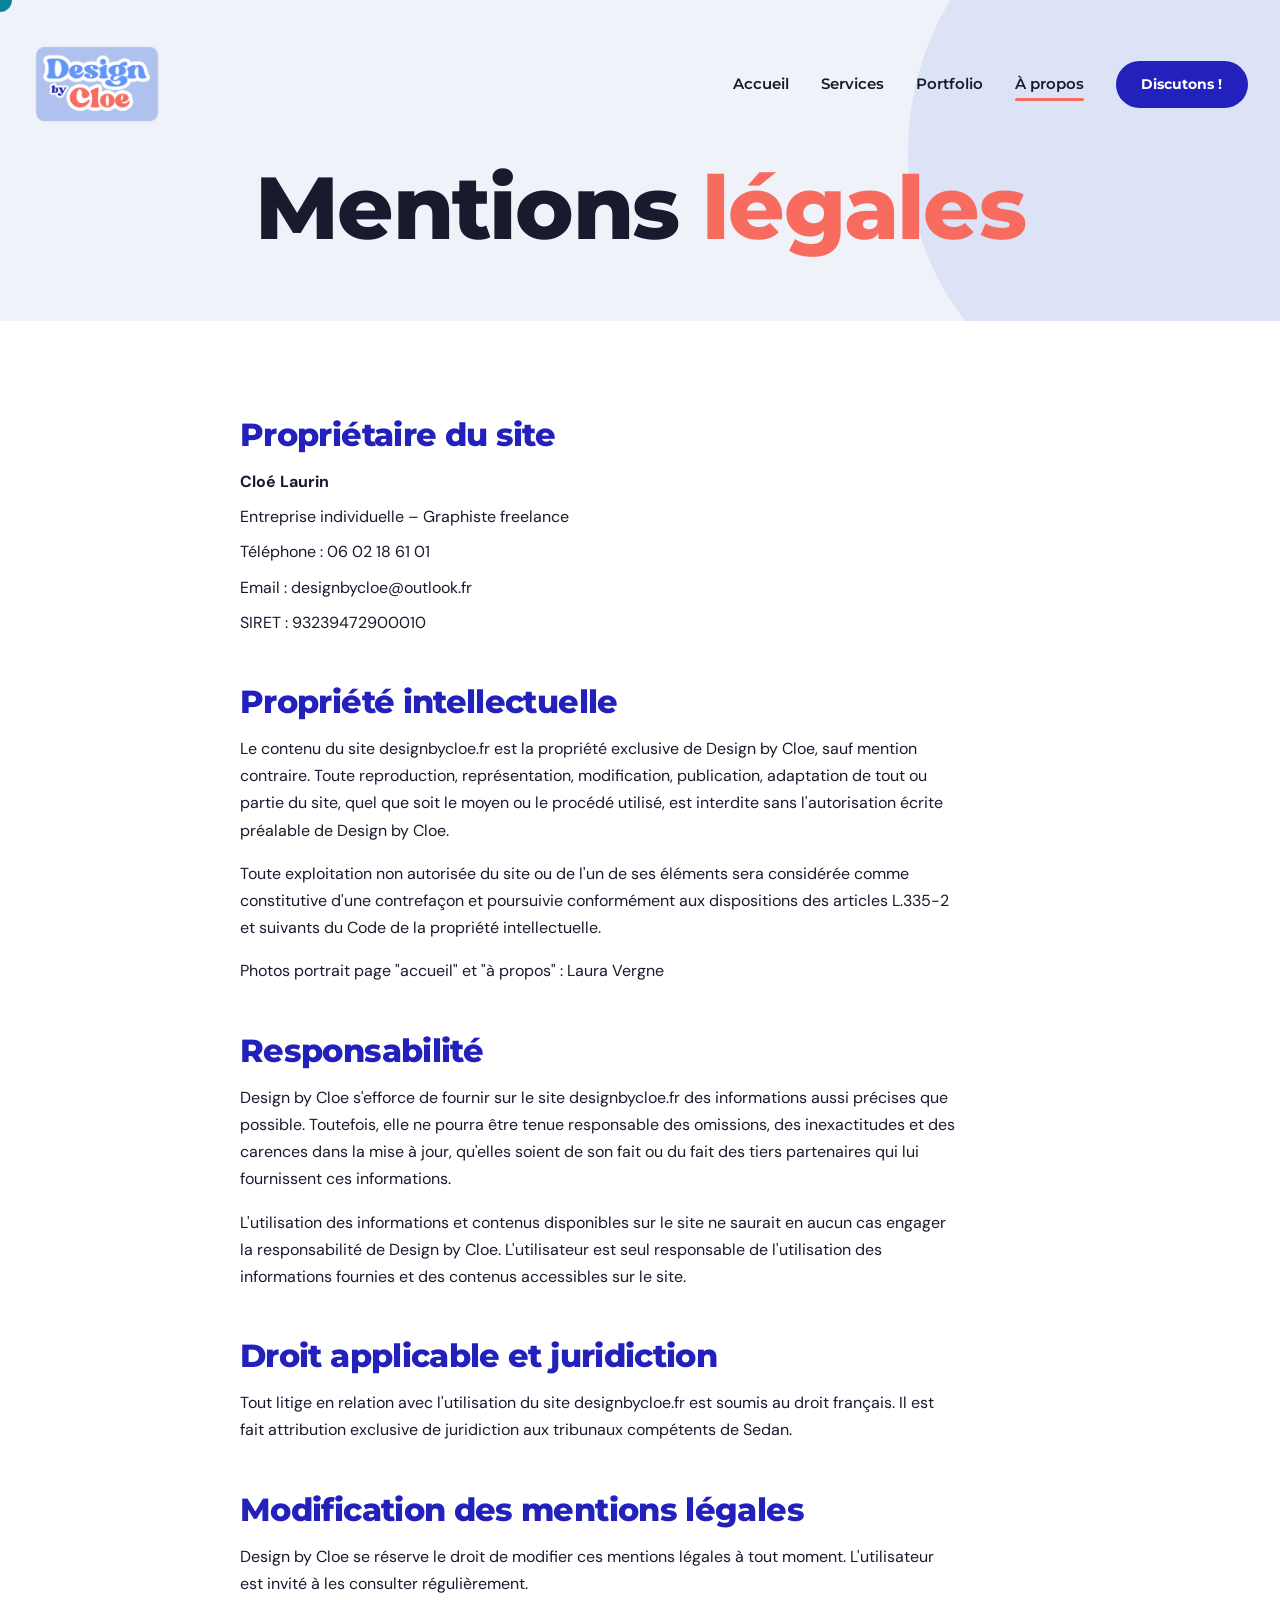
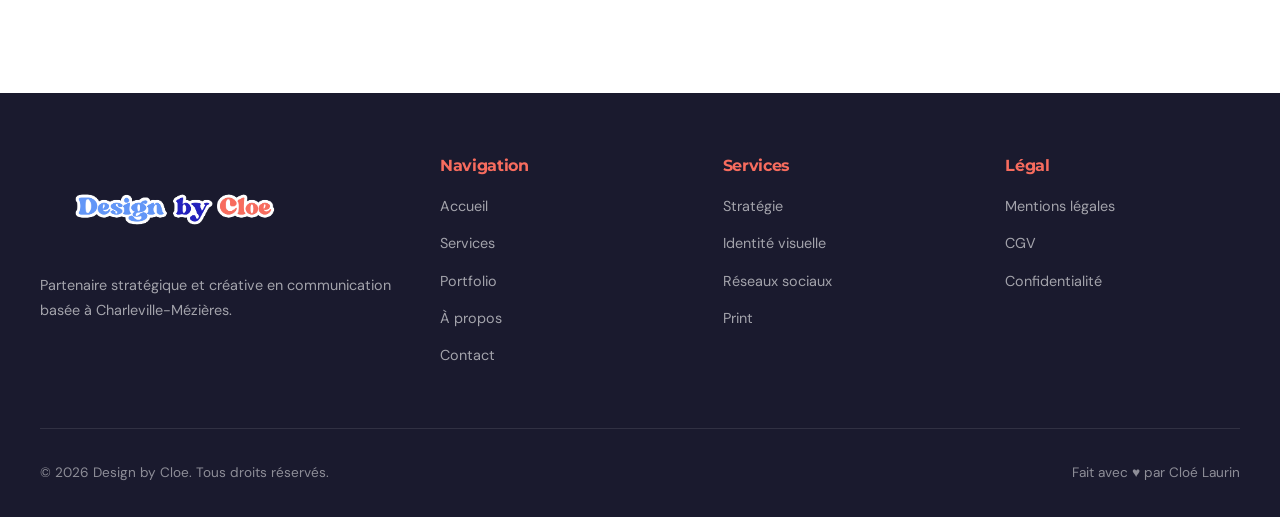
<file: mentions-legales.html>
<!DOCTYPE html>
<html lang="fr">
<head>
  <meta charset="UTF-8">
  <meta name="viewport" content="width=device-width, initial-scale=1.0">
  <title>Mentions légales — Design by Cloé</title>
  <meta name="description" content="Mentions légales du site designbycloe.fr — Design by Cloé, entreprise individuelle de communication stratégique.">
  <link rel="canonical" href="https://designbycloe.fr/mentions-legales">
  <link rel="stylesheet" href="style.css">
</head>
<body>

  <div class="loader">
  <div class="loader-text"><img src="logo horizontal.png" alt="Design by Cloé" style="height:150px;width:auto;"></div>
    <div class="loader-bar"><div class="loader-bar-fill"></div></div>
  </div>
  <div class="cursor-blob"></div>

  <nav class="nav">
    <div class="nav-inner">
       <a href="index.html" class="nav-logo">
  <img src="logo principal 2.png" alt="Design by Cloe" style="height:130px;width:auto;">
</a>
        <div class="nav-links">
      
        <a href="index.html">Accueil</a>
        <a href="services.html">Services</a>
        <a href="portfolio.html">Portfolio</a>
        <a href="a-propos.html" class="active">À propos</a>
        <a href="contact.html" class="nav-cta">Discutons !</a>
        
      </div>
      <button class="nav-burger" aria-label="Menu"><span></span><span></span><span></span></button>
    </div>
  </nav>
  <div class="mobile-menu">
    <a href="index.html">Accueil</a>
    <a href="services.html">Services</a>
    <a href="portfolio.html">Portfolio</a>
    <a href="a-propos.html">À propos</a>
    <a href="contact.html">Contact</a>
  </div>

  <header class="page-header">
    <h1 class="reveal">Mentions <span class="text-coral">légales</span></h1>
  </header>

  <section class="section">
    <div class="section-inner" style="max-width:800px;margin:0 auto;">

      <div class="reveal" style="margin-bottom:3rem;">
        <h3 style="color:var(--blue-dark);margin-bottom:1rem;">Propriétaire du site</h3>
        <p style="margin-bottom:0.5rem;"><strong>Cloé Laurin</strong></p>
        <p style="margin-bottom:0.5rem;">Entreprise individuelle – Graphiste freelance</p>
        <p style="margin-bottom:0.5rem;">Téléphone : 06 02 18 61 01</p>
        <p style="margin-bottom:0.5rem;">Email : designbycloe@outlook.fr</p>
        <p>SIRET : 93239472900010</p>
      </div>

      <div class="reveal" style="margin-bottom:3rem;">
        <h3 style="color:var(--blue-dark);margin-bottom:1rem;">Propriété intellectuelle</h3>
        <p style="margin-bottom:1rem;">Le contenu du site designbycloe.fr est la propriété exclusive de Design by Cloe, sauf mention contraire. Toute reproduction, représentation, modification, publication, adaptation de tout ou partie du site, quel que soit le moyen ou le procédé utilisé, est interdite sans l'autorisation écrite préalable de Design by Cloe.</p>
        <p style="margin-bottom:1rem;">Toute exploitation non autorisée du site ou de l'un de ses éléments sera considérée comme constitutive d'une contrefaçon et poursuivie conformément aux dispositions des articles L.335-2 et suivants du Code de la propriété intellectuelle.</p>
        <p>Photos portrait page "accueil" et "à propos" : Laura Vergne</p>
      </div>

      <div class="reveal" style="margin-bottom:3rem;">
        <h3 style="color:var(--blue-dark);margin-bottom:1rem;">Responsabilité</h3>
        <p style="margin-bottom:1rem;">Design by Cloe s'efforce de fournir sur le site designbycloe.fr des informations aussi précises que possible. Toutefois, elle ne pourra être tenue responsable des omissions, des inexactitudes et des carences dans la mise à jour, qu'elles soient de son fait ou du fait des tiers partenaires qui lui fournissent ces informations.</p>
        <p>L'utilisation des informations et contenus disponibles sur le site ne saurait en aucun cas engager la responsabilité de Design by Cloe. L'utilisateur est seul responsable de l'utilisation des informations fournies et des contenus accessibles sur le site.</p>
      </div>

      <div class="reveal" style="margin-bottom:3rem;">
        <h3 style="color:var(--blue-dark);margin-bottom:1rem;">Droit applicable et juridiction</h3>
        <p>Tout litige en relation avec l'utilisation du site designbycloe.fr est soumis au droit français. Il est fait attribution exclusive de juridiction aux tribunaux compétents de Sedan.</p>
      </div>

      <div class="reveal">
        <h3 style="color:var(--blue-dark);margin-bottom:1rem;">Modification des mentions légales</h3>
        <p>Design by Cloe se réserve le droit de modifier ces mentions légales à tout moment. L'utilisateur est invité à les consulter régulièrement.</p>
      </div>

    </div>
  </section>

  <footer class="footer">
    <div class="footer-inner">
      <div class="footer-top">
        <div>
           <div class="footer-brand">
  <img src="logo horizontal.png" alt="Design by Cloé" style="height:100px;width:auto;">
</div>
          <p class="footer-desc">Partenaire stratégique et créative en communication basée à Charleville-Mézières.</p>
        </div>
        <div class="footer-col">
          <h4>Navigation</h4>
          <a href="index.html">Accueil</a><a href="services.html">Services</a><a href="portfolio.html">Portfolio</a><a href="a-propos.html">À propos</a><a href="contact.html">Contact</a>
        </div>
        <div class="footer-col">
          <h4>Services</h4>
          <a href="services.html">Stratégie</a><a href="services.html">Identité visuelle</a><a href="services.html">Réseaux sociaux</a><a href="services.html">Print</a>
        </div>
        <div class="footer-col">
          <h4>Légal</h4>
          <a href="mentions-legales.html">Mentions légales</a><a href="cgv.html">CGV</a><a href="confidentialite.html">Confidentialité</a>
        </div>
      </div>
      <div class="footer-bottom">
        <span>© 2026 Design by Cloe. Tous droits réservés.</span>
        <span>Fait avec ♥ par Cloé Laurin</span>
      </div>
    </div>
  </footer>

  <script src="script.js"></script>
</body>
</html>
</file>
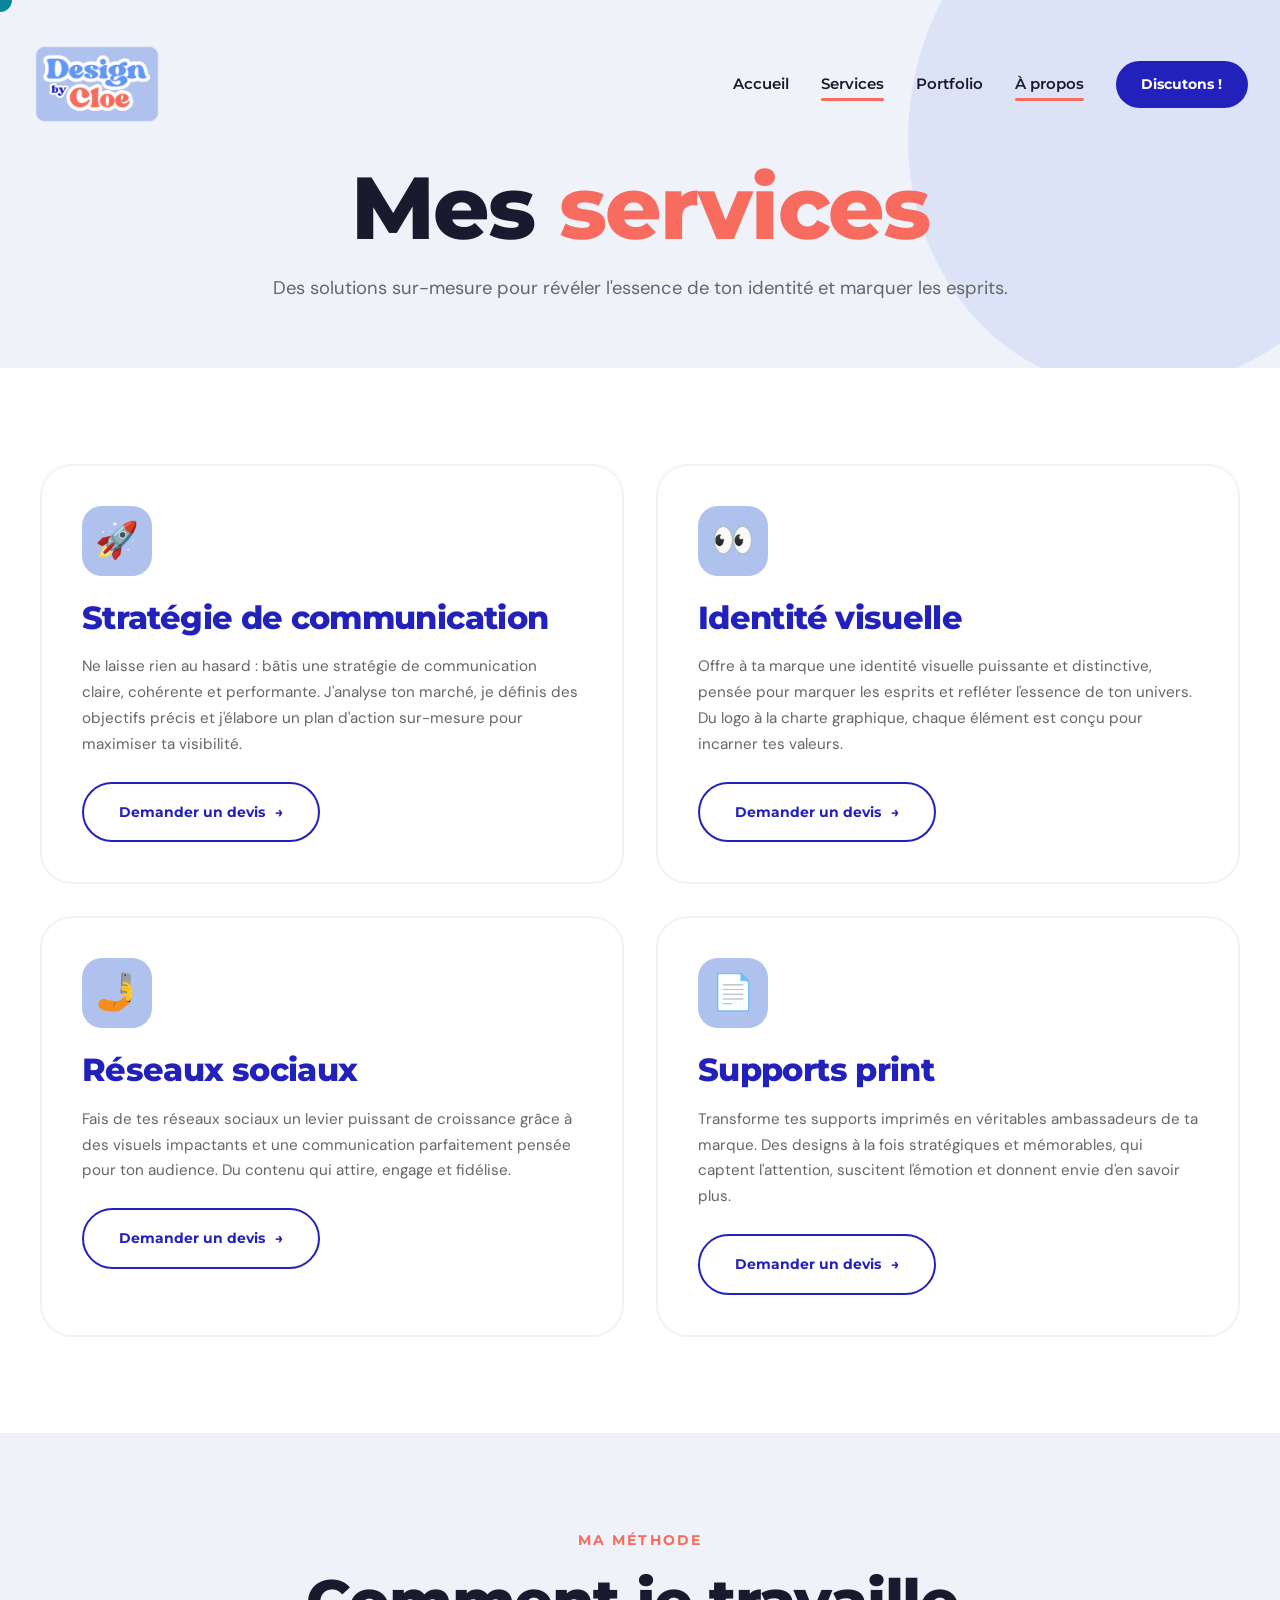
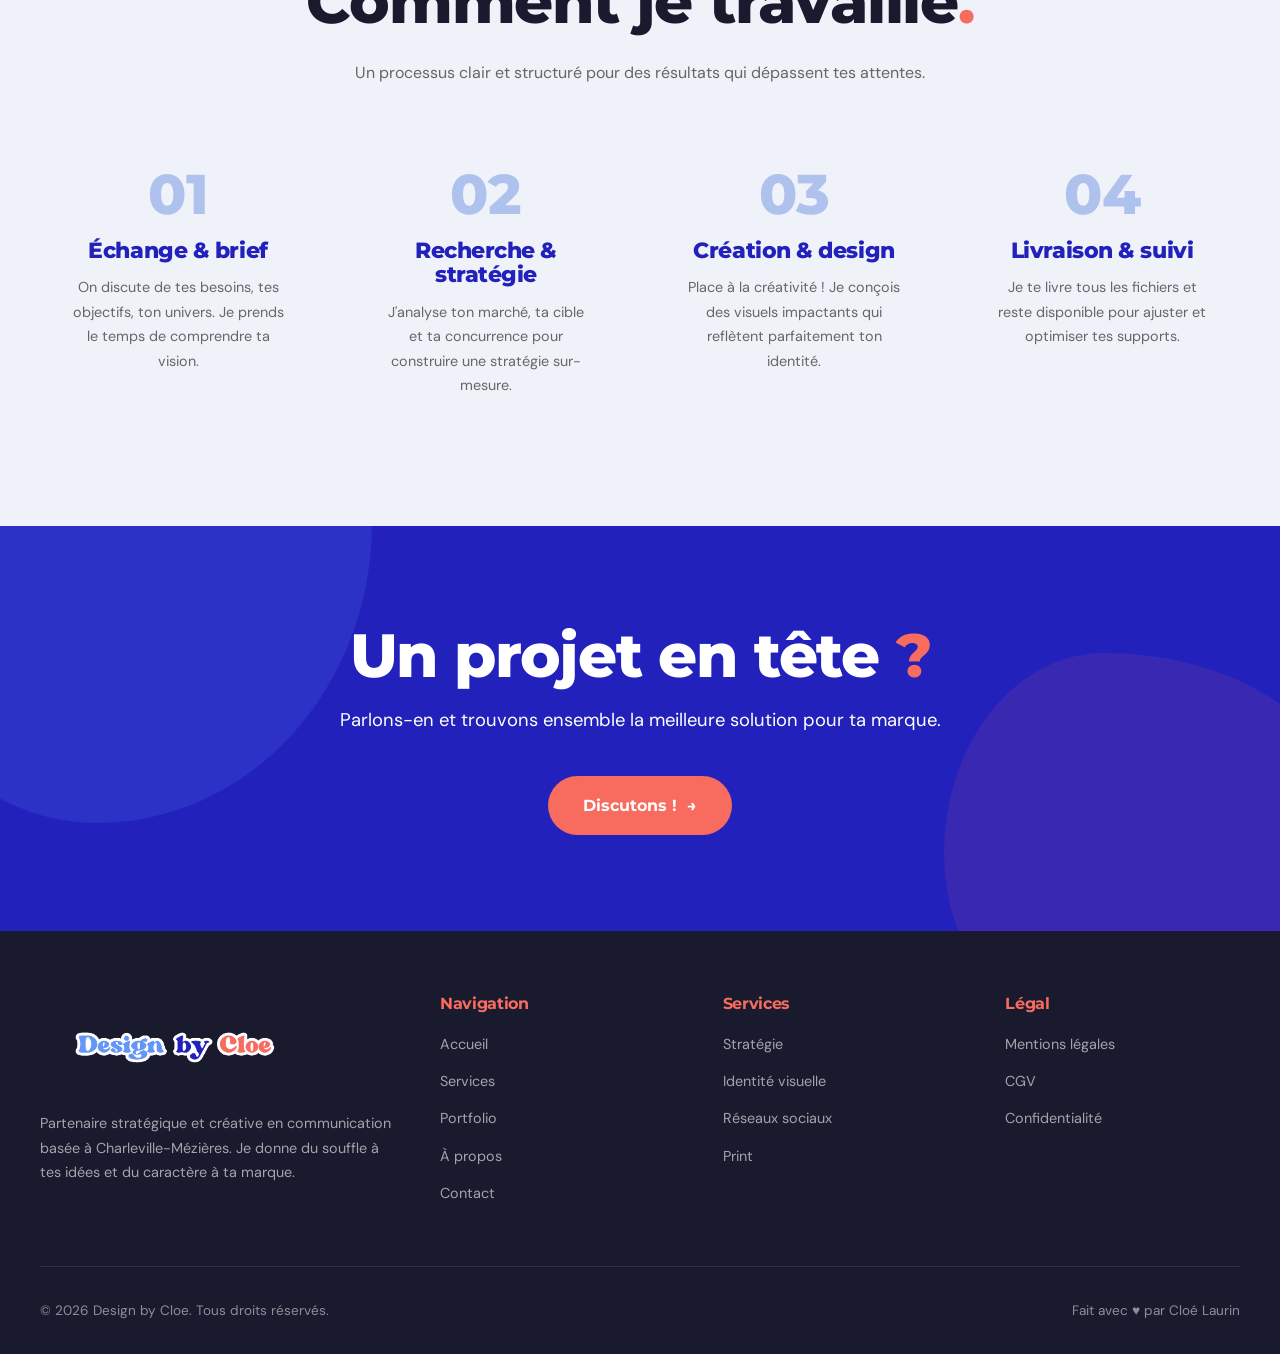
<file: services.html>
<!DOCTYPE html>
<html lang="fr">
<head>
  <meta charset="UTF-8">
  <meta name="viewport" content="width=device-width, initial-scale=1.0">
  <title>Services — Design by Cloe | Stratégie, Identité Visuelle, Réseaux Sociaux</title>
  <meta name="description" content="Découvrez mes services de communication stratégique : stratégie de marque, identité visuelle, gestion des réseaux sociaux et supports print. Des solutions sur-mesure pour propulser votre image.">
  <link rel="canonical" href="https://designbycloe.fr/services">
  <link rel="stylesheet" href="style.css">
</head>
<body>

  <div class="loader">
    <div class="loader-text"><img src="logo horizontal.png" alt="Design by Cloé" style="height:150px;width:auto;"></div>
    <div class="loader-bar"><div class="loader-bar-fill"></div></div>
  </div>
  <div class="cursor-blob"></div>

  <!-- NAV -->
  <nav class="nav">
    <div class="nav-inner">
         <a href="index.html" class="nav-logo">
  <img src="logo principal 2.png" alt="Design by Cloe" style="height:130px;width:auto;">
</a>
<div class="nav-links">
      
        <a href="index.html">Accueil</a>
        <a href="services.html">Services</a>
        <a href="portfolio.html">Portfolio</a>
        <a href="a-propos.html" class="active">À propos</a>
        <a href="contact.html" class="nav-cta">Discutons !</a>
        
      </div>
      <button class="nav-burger" aria-label="Menu"><span></span><span></span><span></span></button>
    </div>
  </nav>
  <div class="mobile-menu">
    <a href="index.html">Accueil</a>
    <a href="services.html">Services</a>
    <a href="portfolio.html">Portfolio</a>
    <a href="a-propos.html">À propos</a>
    <a href="contact.html">Contact</a>
  </div>

  <!-- PAGE HEADER -->
  <header class="page-header">
    <h1 class="reveal">Mes <span class="text-coral">services</span></h1>
    <p class="reveal reveal-delay-1">Des solutions sur-mesure pour révéler l'essence de ton identité et marquer les esprits.</p>
  </header>

  <!-- SERVICES DETAIL -->
<section class="section">
  <div class="section-inner">
    <div class="services-grid">

      <article class="service-card reveal">
        <div class="service-icon strat" style="width:70px;height:70px;font-size:2.2rem;">🚀</div>
        <h3 style="margin:1.2rem 0;">Stratégie de communication</h3>
        <p>Ne laisse rien au hasard : bâtis une stratégie de communication claire, cohérente et performante. J'analyse ton marché, je définis des objectifs précis et j'élabore un plan d'action sur-mesure pour maximiser ta visibilité.</p>
        <a href="contact.html" class="btn btn-outline" style="font-size:0.9rem;">Demander un devis <span class="arrow">→</span></a>
      </article>

      <article class="service-card reveal reveal-delay-1">
        <div class="service-icon idv" style="width:70px;height:70px;font-size:2.2rem;">👀</div>
        <h3 style="margin:1.2rem 0;">Identité visuelle</h3>
        <p>Offre à ta marque une identité visuelle puissante et distinctive, pensée pour marquer les esprits et refléter l'essence de ton univers. Du logo à la charte graphique, chaque élément est conçu pour incarner tes valeurs.</p>
        <a href="contact.html" class="btn btn-outline" style="font-size:0.9rem;">Demander un devis <span class="arrow">→</span></a>
      </article>

      <article class="service-card reveal reveal-delay-2">
        <div class="service-icon social" style="width:70px;height:70px;font-size:2.2rem;">🤳</div>
        <h3 style="margin:1.2rem 0;">Réseaux sociaux</h3>
        <p>Fais de tes réseaux sociaux un levier puissant de croissance grâce à des visuels impactants et une communication parfaitement pensée pour ton audience. Du contenu qui attire, engage et fidélise.</p>
        <a href="contact.html" class="btn btn-outline" style="font-size:0.9rem;">Demander un devis <span class="arrow">→</span></a>
      </article>

      <article class="service-card reveal reveal-delay-3">
        <div class="service-icon print" style="width:70px;height:70px;font-size:2.2rem;">📄</div>
        <h3 style="margin:1.2rem 0;">Supports print</h3>
        <p>Transforme tes supports imprimés en véritables ambassadeurs de ta marque. Des designs à la fois stratégiques et mémorables, qui captent l'attention, suscitent l'émotion et donnent envie d'en savoir plus.</p>
        <a href="contact.html" class="btn btn-outline" style="font-size:0.9rem;">Demander un devis <span class="arrow">→</span></a>
      </article>

    </div>
  </div>
</section>

  <!-- PROCESS -->
  <section class="section" style="background:var(--blue-pale);">
    <div class="section-inner">
      <div class="reveal" style="text-align:center;margin-bottom:3rem;">
        <span class="section-label" style="justify-content:center;">Ma méthode</span>
        <h2 class="section-title">Comment je travaille<span class="text-coral">.</span></h2>
        <p class="section-desc" style="margin:0 auto 0;">Un processus clair et structuré pour des résultats qui dépassent tes attentes.</p>
      </div>
      <div class="process-steps">
        <div class="process-step reveal">
          <h4>Échange & brief</h4>
          <p>On discute de tes besoins, tes objectifs, ton univers. Je prends le temps de comprendre ta vision.</p>
        </div>
        <div class="process-step reveal reveal-delay-1">
          <h4>Recherche & stratégie</h4>
          <p>J'analyse ton marché, ta cible et ta concurrence pour construire une stratégie sur-mesure.</p>
        </div>
        <div class="process-step reveal reveal-delay-2">
          <h4>Création & design</h4>
          <p>Place à la créativité ! Je conçois des visuels impactants qui reflètent parfaitement ton identité.</p>
        </div>
        <div class="process-step reveal reveal-delay-3">
          <h4>Livraison & suivi</h4>
          <p>Je te livre tous les fichiers et reste disponible pour ajuster et optimiser tes supports.</p>
        </div>
      </div>
    </div>
  </section>

  <!-- CTA -->
  <section class="cta-section">
    <h2 class="reveal">Un projet en tête<span class="text-coral"> ?</span></h2>
    <p class="reveal reveal-delay-1">Parlons-en et trouvons ensemble la meilleure solution pour ta marque.</p>
    <a href="contact.html" class="btn btn-primary reveal reveal-delay-2">Discutons ! <span class="arrow">→</span></a>
  </section>

  <!-- FOOTER -->
  <footer class="footer">
    <div class="footer-inner">
      <div class="footer-top">
        <div>
          <div class="footer-brand">
  <img src="logo horizontal.png" alt="Design by Cloé" style="height:100px;width:auto;">
</div>
          <p class="footer-desc">Partenaire stratégique et créative en communication basée à Charleville-Mézières. Je donne du souffle à tes idées et du caractère à ta marque.</p>
        </div>
        <div class="footer-col">
          <h4>Navigation</h4>
          <a href="index.html">Accueil</a>
          <a href="services.html">Services</a>
          <a href="portfolio.html">Portfolio</a>
          <a href="a-propos.html">À propos</a>
          <a href="contact.html">Contact</a>
        </div>
        <div class="footer-col">
          <h4>Services</h4>
          <a href="services.html">Stratégie</a>
          <a href="services.html">Identité visuelle</a>
          <a href="services.html">Réseaux sociaux</a>
          <a href="services.html">Print</a>
        </div>
        <div class="footer-col">
          <h4>Légal</h4>
          <a href="mentions-legales.html">Mentions légales</a>
          <a href="cgv.html">CGV</a>
          <a href="confidentialite.html">Confidentialité</a>
        </div>
      </div>
      <div class="footer-bottom">
        <span>© 2026 Design by Cloe. Tous droits réservés.</span>
        <span>Fait avec ♥ par Cloé Laurin</span>
      </div>
    </div>
  </footer>

  <script src="script.js"></script>
</body>
</html>
</file>
<file: style.css>
/* ============================================
   DESIGN BY CLOÉ — Global Stylesheet
   Colors: #afc1ed #6296f7 #f0f2f9 #f76c5e #2321bc
   ============================================ */

@import url('https://fonts.googleapis.com/css2?family=Montserrat:ital,wght@0,300;0,400;0,500;0,600;0,700;0,800;0,900;1,400&family=DM+Sans:ital,opsz,wght@0,9..40,300;0,9..40,400;0,9..40,500;1,9..40,400&display=swap');

:root {
  --blue-light: #afc1ed;
  --blue-mid: #6296f7;
  --blue-pale: #f0f2f9;
  --coral: #f76c5e;
  --blue-dark: #2321bc;
  --white: #ffffff;
  --black: #1a1a2e;

  --font-display: 'Montserrat', sans-serif;
  --font-body: 'DM Sans', sans-serif;

  --space-xs: 0.5rem;
  --space-sm: 1rem;
  --space-md: 2rem;
  --space-lg: 4rem;
  --space-xl: 6rem;
  --space-2xl: 10rem;

  --radius-sm: 12px;
  --radius-md: 20px;
  --radius-lg: 32px;
  --radius-xl: 50px;
  --radius-blob: 40% 60% 55% 45% / 50% 40% 60% 50%;
}

/* RESET */
*, *::before, *::after { box-sizing: border-box; margin: 0; padding: 0; }
html { scroll-behavior: smooth; font-size: 16px; }
body {
  font-family: var(--font-body);
  color: var(--black);
  background: var(--white);
  overflow-x: hidden;
  line-height: 1.7;
}
img { max-width: 100%; display: block; }
a { text-decoration: none; color: inherit; }
ul, ol { list-style: none; }

/* SELECTION */
::selection {
  background: var(--coral);
  color: var(--white);
}

/* ============================================
   CURSOR BLOB (fun graphic element)
   ============================================ */
.cursor-blob {
  position: fixed;
  width: 24px;
  height: 24px;
  background: var(--coral);
  border-radius: 50%;
  pointer-events: none;
  z-index: 10000;
  mix-blend-mode: difference;
  transition: transform 0.15s ease, width 0.3s, height 0.3s;
  transform: translate(-50%, -50%);
  display: none;
}
@media (pointer: fine) {
  .cursor-blob { display: block; }
}
.cursor-blob.hovering {
  width: 60px;
  height: 60px;
}

/* ============================================
   TYPOGRAPHY
   ============================================ */
h1, h2, h3, h4 {
  font-family: var(--font-display);
  font-weight: 800;
  line-height: 1.1;
  letter-spacing: -0.02em;
}
h1 { font-size: clamp(2.8rem, 7vw, 5.5rem); }
h2 { font-size: clamp(2rem, 5vw, 3.8rem); }
h3 { font-size: clamp(1.4rem, 3vw, 2rem); }
h4 { font-size: clamp(1.1rem, 2vw, 1.4rem); }

p {
  font-size: clamp(1rem, 1.1vw, 1.15rem);
  max-width: 65ch;
}

.text-gradient {
  background: linear-gradient(135deg, var(--blue-mid), var(--coral));
  -webkit-background-clip: text;
  -webkit-text-fill-color: transparent;
  background-clip: text;
}

.text-coral { color: var(--coral); }
.text-blue { color: var(--blue-mid); }
.text-dark-blue { color: var(--blue-dark); }

/* ============================================
   NAVIGATION
   ============================================ */
.nav {
  position: fixed;
  top: 0;
  left: 0;
  width: 100%;
  z-index: 1000;
  padding: 1.2rem 2rem;
  transition: all 0.4s cubic-bezier(0.16, 1, 0.3, 1);
}
.nav.scrolled {
  background: rgba(255,255,255,0.92);
  backdrop-filter: blur(20px);
  -webkit-backdrop-filter: blur(20px);
  box-shadow: 0 2px 40px rgba(35,33,188,0.06);
  padding: 0.8rem 2rem;
}
.nav-inner {
  max-width: 1400px;
  margin: 0 auto;
  display: flex;
  align-items: center;
  justify-content: space-between;
}
.nav-logo {
  font-family: var(--font-display);
  font-weight: 800;
  font-size: 1.4rem;
  color: var(--blue-dark);
  display: flex;
  align-items: center;
  gap: 0.5rem;
}
.nav-logo .dot {
  width: 10px;
  height: 10px;
  background: var(--coral);
  border-radius: 50%;
  display: inline-block;
  animation: pulse-dot 2s ease infinite;
}
@keyframes pulse-dot {
  0%, 100% { transform: scale(1); }
  50% { transform: scale(1.4); }
}
.nav-links {
  display: flex;
  align-items: center;
  gap: 2rem;
}
.nav-links a {
  font-family: var(--font-display);
  font-weight: 600;
  font-size: 0.95rem;
  color: var(--black);
  position: relative;
  transition: color 0.3s;
}
.nav-links a::after {
  content: '';
  position: absolute;
  bottom: -4px;
  left: 0;
  width: 0;
  height: 3px;
  background: var(--coral);
  border-radius: 2px;
  transition: width 0.3s cubic-bezier(0.16, 1, 0.3, 1);
}
.nav-links a:hover::after,
.nav-links a.active::after { width: 100%; }
.nav-links a:hover { color: var(--blue-dark); }

.nav-cta {
  font-family: var(--font-display) !important;
  font-weight: 700 !important;
  font-size: 0.9rem !important;
  background: var(--blue-dark) !important;
  color: var(--white) !important;
  padding: 0.7rem 1.6rem !important;
  border-radius: var(--radius-xl) !important;
  transition: all 0.3s cubic-bezier(0.16, 1, 0.3, 1) !important;
}
.nav-cta::after { display: none !important; }
.nav-cta:hover {
  background: var(--coral) !important;
  transform: translateY(-2px) !important;
  box-shadow: 0 8px 25px rgba(247,108,94,0.3) !important;
}

/* Mobile menu */
.nav-burger {
  display: none;
  flex-direction: column;
  gap: 5px;
  cursor: pointer;
  z-index: 1001;
  background: none;
  border: none;
  padding: 5px;
}
.nav-burger span {
  display: block;
  width: 28px;
  height: 3px;
  background: var(--blue-dark);
  border-radius: 2px;
  transition: all 0.3s;
}
.nav-burger.active span:nth-child(1) { transform: rotate(45deg) translate(5px, 6px); }
.nav-burger.active span:nth-child(2) { opacity: 0; }
.nav-burger.active span:nth-child(3) { transform: rotate(-45deg) translate(5px, -6px); }

.mobile-menu {
  display: none;
  position: fixed;
  inset: 0;
  background: var(--white);
  z-index: 999;
  flex-direction: column;
  align-items: center;
  justify-content: center;
  gap: 2rem;
}
.mobile-menu.open { display: flex; }
.mobile-menu a {
  font-family: var(--font-display);
  font-weight: 800;
  font-size: 2rem;
  color: var(--blue-dark);
  transition: color 0.3s;
}
.mobile-menu a:hover { color: var(--coral); }

/* ============================================
   BUTTONS
   ============================================ */
.btn {
  display: inline-flex;
  align-items: center;
  gap: 0.6rem;
  font-family: var(--font-display);
  font-weight: 700;
  font-size: 1rem;
  padding: 1rem 2.2rem;
  border-radius: var(--radius-xl);
  border: none;
  cursor: pointer;
  transition: all 0.35s cubic-bezier(0.16, 1, 0.3, 1);
  position: relative;
  overflow: hidden;
}
.btn-primary {
  background: var(--coral);
  color: var(--white);
}
.btn-primary:hover {
  transform: translateY(-3px);
  box-shadow: 0 12px 35px rgba(247,108,94,0.35);
}
.btn-secondary {
  background: var(--blue-dark);
  color: var(--white);
}
.btn-secondary:hover {
  transform: translateY(-3px);
  box-shadow: 0 12px 35px rgba(35,33,188,0.3);
}
.btn-outline {
  background: transparent;
  color: var(--blue-dark);
  border: 2.5px solid var(--blue-dark);
}
.btn-outline:hover {
  background: var(--blue-dark);
  color: var(--white);
  transform: translateY(-3px);
}

.btn .arrow {
  transition: transform 0.3s;
}
.btn:hover .arrow {
  transform: translateX(5px);
}

/* ============================================
   DECORATIVE SHAPES
   ============================================ */
.deco-blob {
  position: absolute;
  border-radius: var(--radius-blob);
  z-index: -1;
  animation: morph 8s ease-in-out infinite;
}
@keyframes morph {
  0%, 100% { border-radius: 40% 60% 55% 45% / 50% 40% 60% 50%; }
  25% { border-radius: 55% 45% 40% 60% / 45% 55% 50% 50%; }
  50% { border-radius: 45% 55% 60% 40% / 55% 45% 45% 55%; }
  75% { border-radius: 60% 40% 45% 55% / 40% 60% 55% 45%; }
}

.deco-circle {
  position: absolute;
  border-radius: 50%;
  z-index: -1;
}

.deco-squiggle {
  position: absolute;
  z-index: 1;
  pointer-events: none;
}

.float {
  animation: float 6s ease-in-out infinite;
}
@keyframes float {
  0%, 100% { transform: translateY(0) rotate(0deg); }
  50% { transform: translateY(-20px) rotate(5deg); }
}

.float-delay { animation-delay: -3s; }

.spin-slow {
  animation: spin-slow 20s linear infinite;
}
@keyframes spin-slow {
  from { transform: rotate(0deg); }
  to { transform: rotate(360deg); }
}

/* ============================================
   HERO SECTION
   ============================================ */
.hero {
  min-height: 100vh;
  display: flex;
  align-items: center;
  position: relative;
  padding: 8rem 2rem 4rem;
  overflow: hidden;
  background: var(--blue-pale);
}
.hero::before {
  content: '';
  position: absolute;
  top: -20%;
  right: -10%;
  width: 600px;
  height: 600px;
  background: var(--blue-light);
  border-radius: var(--radius-blob);
  opacity: 0.5;
  animation: morph 10s ease-in-out infinite;
}
.hero::after {
  content: '';
  position: absolute;
  bottom: -10%;
  left: -5%;
  width: 400px;
  height: 400px;
  background: var(--coral);
  border-radius: var(--radius-blob);
  opacity: 0.15;
  animation: morph 12s ease-in-out infinite reverse;
}

.hero-inner {
  max-width: 1400px;
  margin: 0 auto;
  display: grid;
  grid-template-columns: 1.1fr 0.9fr;
  gap: 4rem;
  align-items: center;
  position: relative;
  z-index: 2;
}

.hero-badge {
  display: inline-flex;
  align-items: center;
  gap: 0.5rem;
  background: var(--white);
  padding: 0.5rem 1.2rem;
  border-radius: var(--radius-xl);
  font-family: var(--font-display);
  font-weight: 600;
  font-size: 0.85rem;
  color: var(--blue-dark);
  margin-bottom: 1.5rem;
  box-shadow: 0 4px 20px rgba(35,33,188,0.08);
  animation: slideUp 0.6s cubic-bezier(0.16, 1, 0.3, 1) both;
}
.hero-badge .emoji { font-size: 1.1rem; }

.hero h1 {
  margin-bottom: 1.5rem;
  animation: slideUp 0.6s 0.1s cubic-bezier(0.16, 1, 0.3, 1) both;
}
.hero h1 .line { display: block; }
.hero h1 .highlight {
  position: relative;
  display: inline-block;
}
.hero h1 .highlight::after {
  content: '';
  position: absolute;
  bottom: 5px;
  left: 0;
  width: 100%;
  height: 12px;
  background: var(--coral);
  opacity: 0.3;
  z-index: -1;
  border-radius: 4px;
  transform: skewX(-3deg);
}

.hero-text {
  font-size: clamp(1.05rem, 1.3vw, 1.2rem);
  color: #555;
  margin-bottom: 2rem;
  animation: slideUp 0.6s 0.2s cubic-bezier(0.16, 1, 0.3, 1) both;
}

.hero-buttons {
  display: flex;
  gap: 1rem;
  flex-wrap: wrap;
  animation: slideUp 0.6s 0.3s cubic-bezier(0.16, 1, 0.3, 1) both;
}

.hero-visual {
  position: relative;
  display: flex;
  justify-content: center;
  align-items: center;
}

.hero-img-wrapper {
  width: 420px;
  height: 500px;
  border-radius: 40% 60% 55% 45% / 50% 40% 60% 50%;
  overflow: hidden;
  position: relative;
  box-shadow: 0 30px 80px rgba(35,33,188,0.15);
  animation: morph 10s ease-in-out infinite, slideUp 0.8s 0.2s cubic-bezier(0.16, 1, 0.3, 1) both;
}
.hero-img-wrapper img {
  width: 100%;
  height: 100%;
  object-fit: cover;
}

/* floating deco elements around hero image */
.hero-deco-1 {
  position: absolute;
  top: -20px;
  right: -20px;
  width: 80px;
  height: 80px;
  background: var(--coral);
  border-radius: 50%;
  animation: float 5s ease-in-out infinite;
  z-index: 3;
}
.hero-deco-2 {
  position: absolute;
  bottom: 30px;
  left: -30px;
  width: 60px;
  height: 60px;
  background: var(--blue-mid);
  border-radius: 30% 70% 60% 40% / 50% 30% 70% 50%;
  animation: float 6s ease-in-out infinite reverse;
  z-index: 3;
}
.hero-deco-3 {
  position: absolute;
  top: 50%;
  right: -50px;
  width: 100px;
  height: 100px;
  border: 4px solid var(--blue-dark);
  border-radius: 50%;
  animation: spin-slow 15s linear infinite;
  opacity: 0.3;
}

@keyframes slideUp {
  from { opacity: 0; transform: translateY(40px); }
  to { opacity: 1; transform: translateY(0); }
}

/* ============================================
   STATS BAR (marquee)
   ============================================ */
.stats-bar {
  background: var(--blue-dark);
  color: var(--white);
  padding: 1.5rem 0;
  overflow: hidden;
  position: relative;
}
.stats-track {
  display: flex;
  gap: 4rem;
  animation: scroll-left 25s linear infinite;
  width: max-content;
}
.stats-track .stat-item {
  display: flex;
  align-items: center;
  gap: 1rem;
  white-space: nowrap;
  font-family: var(--font-display);
}
.stat-item .number {
  font-size: 2rem;
  font-weight: 800;
  color: var(--coral);
}
.stat-item .label {
  font-size: 0.95rem;
  font-weight: 500;
  opacity: 0.9;
}
.stat-item .separator {
  font-size: 1.5rem;
  opacity: 0.3;
}

@keyframes scroll-left {
  from { transform: translateX(0); }
  to { transform: translateX(-50%); }
}

/* ============================================
   SECTIONS COMMON
   ============================================ */
.section {
  padding: var(--space-xl) 2rem;
  position: relative;
}
.section-inner {
  max-width: 1200px;
  margin: 0 auto;
}
.section-label {
  font-family: var(--font-display);
  font-weight: 700;
  font-size: 0.85rem;
  text-transform: uppercase;
  letter-spacing: 0.15em;
  color: var(--coral);
  margin-bottom: 1rem;
  display: flex;
  align-items: center;
  gap: 0.5rem;
}

.section-title {
  margin-bottom: 1.5rem;
}
.section-desc {
  color: #666;
  margin-bottom: 3rem;
}

/* Reveal animation */
.reveal {
  opacity: 0;
  transform: translateY(50px);
  transition: all 0.8s cubic-bezier(0.16, 1, 0.3, 1);
}
.reveal.visible {
  opacity: 1;
  transform: translateY(0);
}
.reveal-delay-1 { transition-delay: 0.1s; }
.reveal-delay-2 { transition-delay: 0.2s; }
.reveal-delay-3 { transition-delay: 0.3s; }
.reveal-delay-4 { transition-delay: 0.4s; }

/* ============================================
   SERVICES CARDS
   ============================================ */
.services-grid {
  display: grid;
  grid-template-columns: repeat(2, 1fr);
  gap: 2rem;
}
.service-card {
  background: var(--white);
  border: 2px solid var(--blue-pale);
  border-radius: var(--radius-lg);
  padding: 2.5rem;
  position: relative;
  overflow: hidden;
  transition: all 0.4s cubic-bezier(0.16, 1, 0.3, 1);
  cursor: pointer;
}
.service-card::before {
  content: '';
  position: absolute;
  top: 0;
  left: 0;
  width: 100%;
  height: 5px;
  background: var(--coral);
  transform: scaleX(0);
  transform-origin: left;
  transition: transform 0.4s cubic-bezier(0.16, 1, 0.3, 1);
}
.service-card:hover::before { transform: scaleX(1); }
.service-card:hover {
  border-color: var(--blue-light);
  transform: translateY(-8px);
  box-shadow: 0 20px 60px rgba(35,33,188,0.1);
}

.service-icon {
  width: 60px;
  height: 60px;
  border-radius: var(--radius-md);
  display: flex;
  align-items: center;
  justify-content: center;
  font-size: 1.8rem;
  margin-bottom: 1.5rem;
}
.service-icon.strat,
.service-icon.idv,
.service-icon.social,
.service-icon.print { background: var(--blue-light); }

.service-card h3 {
  margin-bottom: 1rem;
  color: var(--blue-dark);
}
.service-card p {
  color: #666;
  font-size: 0.95rem;
  margin-bottom: 1.5rem;
}
.service-link {
  font-family: var(--font-display);
  font-weight: 700;
  font-size: 0.9rem;
  color: var(--coral);
  display: inline-flex;
  align-items: center;
  gap: 0.4rem;
  transition: gap 0.3s;
}
.service-card:hover .service-link { gap: 0.8rem; }

/* ============================================
   TESTIMONIALS
   ============================================ */
.testimonials-section {
  background: var(--blue-pale);
  overflow: hidden;
}
.testimonials-slider {
  display: flex;
  gap: 2rem;
  overflow-x: auto;
  scroll-snap-type: x mandatory;
  -webkit-overflow-scrolling: touch;
  padding-bottom: 1rem;
  scrollbar-width: none;
}
.testimonials-slider::-webkit-scrollbar { display: none; }

.testimonial-card {
  flex: 0 0 380px;
  scroll-snap-align: start;
  background: var(--white);
  border-radius: var(--radius-lg);
  padding: 2.5rem;
  position: relative;
}

.testimonial-text {
  font-size: 1rem;
  color: #444;
  margin-bottom: 1.5rem;
  font-style: italic;
  position: relative;
  z-index: 1;
}
.testimonial-author {
  font-family: var(--font-display);
  font-weight: 700;
  font-size: 0.95rem;
  color: var(--blue-dark);
}
.testimonial-stars {
  color: var(--coral);
  margin-bottom: 1rem;
  font-size: 1.1rem;
}

/* ============================================
   CTA SECTION
   ============================================ */
.cta-section {
  background: var(--blue-dark);
  color: var(--white);
  text-align: center;
  padding: var(--space-xl) 2rem;
  position: relative;
  overflow: hidden;
}
.cta-section::before {
  content: '';
  position: absolute;
  top: -50%;
  left: -10%;
  width: 500px;
  height: 500px;
  background: var(--blue-mid);
  border-radius: var(--radius-blob);
  opacity: 0.15;
  animation: morph 10s ease-in-out infinite;
}
.cta-section::after {
  content: '';
  position: absolute;
  bottom: -30%;
  right: -5%;
  width: 400px;
  height: 400px;
  background: var(--coral);
  border-radius: var(--radius-blob);
  opacity: 0.1;
  animation: morph 12s ease-in-out infinite reverse;
}
.cta-section h2 {
  position: relative;
  z-index: 1;
  margin-bottom: 1rem;
}
.cta-section p {
  position: relative;
  z-index: 1;
  margin: 0 auto 2.5rem;
  opacity: 0.85;
  font-size: 1.15rem;
}
.cta-section .btn {
  position: relative;
  z-index: 1;
}

/* ============================================
   ABOUT PAGE
   ============================================ */
.about-hero {
  display: grid;
  grid-template-columns: 1fr 1fr;
  gap: 4rem;
  align-items: center;
}
.about-img {
  border-radius: var(--radius-lg);
  overflow: hidden;
  position: relative;
}
.about-img img {
  width: 100%;
  height: 500px;
  object-fit: cover;
  object-position: center top;
}
.about-img::after {
  content: '';
  position: absolute;
  inset: 0;
  border-radius: var(--radius-lg);
  border: 3px solid var(--coral);
  transform: translate(15px, 15px);
  z-index: -1;
}
.about-values {
  display: grid;
  grid-template-columns: repeat(3, 1fr);
  gap: 2rem;
  margin-top: 3rem;
}
.value-card {
  text-align: center;
  padding: 2rem 1.5rem;
  border-radius: var(--radius-md);
  background: var(--blue-pale);
  transition: transform 0.3s;
}
.value-card:hover { transform: translateY(-5px); }
.value-emoji {
  font-size: 2.5rem;
  margin-bottom: 1rem;
}

/* About stats grid */
.about-stats-grid {
  display: grid;
  grid-template-columns: repeat(3, 1fr);
  gap: 3rem;
}

/* ============================================
   PORTFOLIO
   ============================================ */
.portfolio-grid {
  display: grid;
  grid-template-columns: repeat(3, 1fr);
  gap: 1.5rem;
}
.portfolio-item {
  position: relative;
  border-radius: var(--radius-md);
  overflow: hidden;
  aspect-ratio: 4/3;
  cursor: pointer;
}
.portfolio-item img {
  width: 100%;
  height: 100%;
  object-fit: cover;
  transition: transform 0.6s cubic-bezier(0.16, 1, 0.3, 1);
}
.portfolio-item:hover img {
  transform: scale(1.08);
}
.portfolio-overlay {
  position: absolute;
  inset: 0;
  background: linear-gradient(to top, rgba(35,33,188,0.9), transparent 60%);
  display: flex;
  flex-direction: column;
  justify-content: flex-end;
  padding: 2rem;
  opacity: 0;
  transition: opacity 0.4s;
}
.portfolio-item:hover .portfolio-overlay { opacity: 1; }
.portfolio-overlay h4 {
  color: var(--white);
  margin-bottom: 0.3rem;
}
.portfolio-overlay span {
  color: var(--blue-light);
  font-size: 0.85rem;
  font-family: var(--font-display);
  font-weight: 500;
}

/* Featured portfolio */
.portfolio-featured {
  display: grid;
  grid-template-columns: 1.2fr 0.8fr;
  gap: 2rem;
  margin-bottom: 2rem;
}
.portfolio-featured .portfolio-item:first-child {
  aspect-ratio: auto;
  min-height: 400px;
}

/* ============================================
   CONTACT
   ============================================ */
.contact-grid {
  display: grid;
  grid-template-columns: 1fr 1fr;
  gap: 4rem;
  align-items: start;
}
.contact-form {
  display: flex;
  flex-direction: column;
  gap: 1.5rem;
}
.form-group {
  display: flex;
  flex-direction: column;
  gap: 0.5rem;
}
.form-group label {
  font-family: var(--font-display);
  font-weight: 600;
  font-size: 0.9rem;
  color: var(--blue-dark);
}
.form-group input,
.form-group textarea,
.form-group select {
  font-family: var(--font-body);
  font-size: 1rem;
  padding: 1rem 1.2rem;
  border: 2px solid var(--blue-pale);
  border-radius: var(--radius-sm);
  background: var(--white);
  transition: border-color 0.3s, box-shadow 0.3s;
  outline: none;
  color: var(--black);
}
.form-group input:focus,
.form-group textarea:focus,
.form-group select:focus {
  border-color: var(--blue-mid);
  box-shadow: 0 0 0 4px rgba(98,150,247,0.15);
}
.form-group textarea {
  resize: vertical;
  min-height: 150px;
}

.contact-info {
  background: var(--blue-dark);
  color: var(--white);
  border-radius: var(--radius-lg);
  padding: 3rem;
}
.contact-info h3 {
  margin-bottom: 2rem;
}
.contact-detail {
  display: flex;
  align-items: center;
  gap: 1rem;
  margin-bottom: 1.5rem;
}
.contact-detail-icon {
  width: 45px;
  height: 45px;
  border-radius: 50%;
  background: rgba(255,255,255,0.1);
  display: flex;
  align-items: center;
  justify-content: center;
  font-size: 1.2rem;
  flex-shrink: 0;
}
.contact-detail-text {
  font-size: 0.95rem;
  opacity: 0.9;
}
.contact-detail-text strong {
  display: block;
  font-family: var(--font-display);
  opacity: 1;
}

.contact-socials {
  display: flex;
  gap: 1rem;
  margin-top: 2rem;
}
.social-link {
  width: 45px;
  height: 45px;
  border-radius: 50%;
  background: rgba(255,255,255,0.1);
  display: flex;
  align-items: center;
  justify-content: center;
  transition: all 0.3s;
  font-size: 1.1rem;
}
.social-link:hover {
  background: var(--coral);
  transform: translateY(-3px);
}

/* ============================================
   FOOTER
   ============================================ */
.footer {
  background: var(--black);
  color: var(--white);
  padding: 4rem 2rem 2rem;
}
.footer-inner {
  max-width: 1200px;
  margin: 0 auto;
}
.footer-top {
  display: grid;
  grid-template-columns: 1.5fr 1fr 1fr 1fr;
  gap: 3rem;
  padding-bottom: 3rem;
  border-bottom: 1px solid rgba(255,255,255,0.1);
}
.footer-brand {
  font-family: var(--font-display);
  font-weight: 800;
  font-size: 1.3rem;
  margin-bottom: 1rem;
}
.footer-desc {
  font-size: 0.9rem;
  opacity: 0.6;
  line-height: 1.7;
}
.footer-col h4 {
  font-family: var(--font-display);
  font-weight: 700;
  font-size: 1rem;
  margin-bottom: 1.2rem;
  color: var(--coral);
}
.footer-col a {
  display: block;
  font-size: 0.9rem;
  opacity: 0.6;
  margin-bottom: 0.8rem;
  transition: opacity 0.3s, color 0.3s;
}
.footer-col a:hover {
  opacity: 1;
  color: var(--coral);
}
.footer-bottom {
  padding-top: 2rem;
  display: flex;
  justify-content: space-between;
  align-items: center;
  font-size: 0.85rem;
  opacity: 0.5;
}

/* ============================================
   PAGE HEADER (for inner pages)
   ============================================ */
.page-header {
  padding: 10rem 2rem 4rem;
  background: var(--blue-pale);
  text-align: center;
  position: relative;
  overflow: hidden;
}
.page-header::before {
  content: '';
  position: absolute;
  top: -30%;
  right: -10%;
  width: 500px;
  height: 500px;
  background: var(--blue-light);
  border-radius: var(--radius-blob);
  opacity: 0.3;
  animation: morph 10s ease-in-out infinite;
}
.page-header h1 {
  position: relative;
  z-index: 1;
}
.page-header p {
  position: relative;
  z-index: 1;
  margin: 1rem auto 0;
  color: #666;
  font-size: 1.15rem;
}

/* ============================================
   PROCESS SECTION
   ============================================ */
.process-steps {
  display: grid;
  grid-template-columns: repeat(4, 1fr);
  gap: 2rem;
  counter-reset: step;
}
.process-step {
  position: relative;
  padding: 2rem;
  text-align: center;
  counter-increment: step;
}
.process-step::before {
  content: counter(step, decimal-leading-zero);
  font-family: var(--font-display);
  font-weight: 800;
  font-size: 3.5rem;
  color: var(--blue-light);
  display: block;
  margin-bottom: 1rem;
  line-height: 1;
}
.process-step h4 {
  color: var(--blue-dark);
  margin-bottom: 0.8rem;
}
.process-step p {
  font-size: 0.9rem;
  color: #666;
  margin: 0 auto;
}

/* ============================================
   PRICING SECTION
   ============================================ */
.pricing-grid {
  display: grid;
  grid-template-columns: repeat(3, 1fr);
  gap: 2rem;
}
.pricing-card {
  background: var(--white);
  border: 2px solid var(--blue-pale);
  border-radius: var(--radius-lg);
  padding: 2.5rem;
  text-align: center;
  transition: all 0.4s;
  position: relative;
}
.pricing-card.featured {
  border-color: var(--coral);
  transform: scale(1.05);
  box-shadow: 0 20px 60px rgba(247,108,94,0.15);
}
.pricing-card.featured::before {
  content: 'Populaire';
  position: absolute;
  top: -12px;
  left: 50%;
  transform: translateX(-50%);
  background: var(--coral);
  color: var(--white);
  font-family: var(--font-display);
  font-weight: 700;
  font-size: 0.8rem;
  padding: 0.3rem 1.2rem;
  border-radius: var(--radius-xl);
}
.pricing-card:hover {
  border-color: var(--blue-mid);
  transform: translateY(-5px);
}
.pricing-card.featured:hover {
  transform: scale(1.05) translateY(-5px);
}
.pricing-name {
  font-family: var(--font-display);
  font-weight: 700;
  color: var(--blue-dark);
  font-size: 1.2rem;
  margin-bottom: 0.5rem;
}
.pricing-price {
  font-family: var(--font-display);
  font-weight: 800;
  font-size: 2.5rem;
  color: var(--blue-dark);
  margin-bottom: 1.5rem;
}
.pricing-price span {
  font-size: 0.9rem;
  font-weight: 500;
  opacity: 0.6;
}
.pricing-features {
  text-align: left;
  margin-bottom: 2rem;
}
.pricing-features li {
  padding: 0.5rem 0;
  font-size: 0.95rem;
  display: flex;
  align-items: center;
  gap: 0.6rem;
  color: #555;
}
.pricing-features li::before {
  content: '✓';
  color: var(--coral);
  font-weight: 800;
  font-size: 0.85rem;
}

/* ============================================
   SQUIGGLE / HAND-DRAWN SVG DECORATIONS
   ============================================ */
.squiggle-container {
  position: absolute;
  pointer-events: none;
  z-index: 1;
}
.squiggle-container svg {
  width: 100%;
  height: 100%;
}
.draw-in {
  stroke-dasharray: 500;
  stroke-dashoffset: 500;
  animation: drawLine 2s ease forwards;
}
@keyframes drawLine {
  to { stroke-dashoffset: 0; }
}

/* ============================================
   LOADING SCREEN
   ============================================ */
.loader {
  position: fixed;
  inset: 0;
  background: var(--blue-dark);
  z-index: 99999;
  display: flex;
  align-items: center;
  justify-content: center;
  flex-direction: column;
  gap: 1.5rem;
  transition: opacity 0.6s, visibility 0.6s;
}
.loader.hidden {
  opacity: 0;
  visibility: hidden;
}
.loader-text {
  font-family: var(--font-display);
  font-weight: 800;
  font-size: 2rem;
  color: var(--white);
}
.loader-bar {
  width: 200px;
  height: 4px;
  background: rgba(255,255,255,0.15);
  border-radius: 2px;
  overflow: hidden;
}
.loader-bar-fill {
  width: 0;
  height: 100%;
  background: var(--coral);
  border-radius: 2px;
  animation: loadBar 1.2s ease forwards;
}
@keyframes loadBar {
  to { width: 100%; }
}

/* ============================================
   SPECIAL: BOLD GRAPHIC ACCENTS
   ============================================ */
.graphic-accent {
  position: absolute;
  z-index: 0;
  pointer-events: none;
}

.wavy-line {
  width: 100%;
  overflow: hidden;
  line-height: 0;
}
.wavy-line svg {
  width: 100%;
  height: auto;
}

/* ============================================
   RESPONSIVE
   ============================================ */
@media (max-width: 1024px) {
  .hero-inner { grid-template-columns: 1fr; text-align: center; }
  .hero-visual { justify-content: center; margin-top: 2rem; }
  .hero-buttons { justify-content: center; }
  .hero-img-wrapper { width: 320px; height: 380px; }
  .services-grid { grid-template-columns: 1fr; }
  .portfolio-grid { grid-template-columns: repeat(2, 1fr); }
  .portfolio-featured { grid-template-columns: 1fr; }
  .about-hero { grid-template-columns: 1fr; text-align: center; }
  .about-hero .about-img { max-width: 400px; margin: 0 auto; }
  .about-hero .about-img img { height: 400px; }
  .about-hero p { margin-left: auto; margin-right: auto; }
  .about-hero .about-text { display: flex; flex-direction: column; align-items: center; }
  .about-hero .about-text .section-label { justify-content: center; }
  .about-hero .about-text .btn { align-self: center; }
  .about-values { grid-template-columns: repeat(2, 1fr); }
  .about-stats-grid { gap: 2rem; }
  .contact-grid { grid-template-columns: 1fr; }
  .footer-top { grid-template-columns: 1fr 1fr; gap: 2rem; }
  .process-steps { grid-template-columns: repeat(2, 1fr); }
  .pricing-grid { grid-template-columns: 1fr; max-width: 450px; margin: 0 auto; }
  .pricing-card.featured { transform: none; }
  .pricing-card.featured:hover { transform: translateY(-5px); }
  .nav-logo img { height: 40px !important; }
}

@media (max-width: 900px) {
  .nav-links { display: none !important; }
  .nav-burger { display: flex !important; }
}

@media (max-width: 600px) {
  .hero { padding: 7rem 1.2rem 3rem; }
  .hero h1 { font-size: 2.2rem; }
  .hero-img-wrapper { width: 260px; height: 310px; }
  .section { padding: 3.5rem 1.2rem; }
  .portfolio-grid { grid-template-columns: 1fr; }
  .about-values { grid-template-columns: 1fr; }
  .about-stats-grid { grid-template-columns: 1fr; gap: 2rem; }
  .about-hero .about-img img { height: 300px; }
  .about-hero .about-img { max-width: 100%; }
  .about-hero .about-img::after { transform: translate(8px, 8px); }
  .footer-top { grid-template-columns: 1fr; }
  .footer-bottom { flex-direction: column; gap: 0.5rem; text-align: center; }
  .process-steps { grid-template-columns: 1fr; }
  .testimonial-card { flex: 0 0 300px; }
  .nav-logo img { height: 100px !important; }
  .nav { padding: 0.8rem 1rem; }
  .nav.scrolled { padding: 0.5rem 1rem; }
}
</file>
